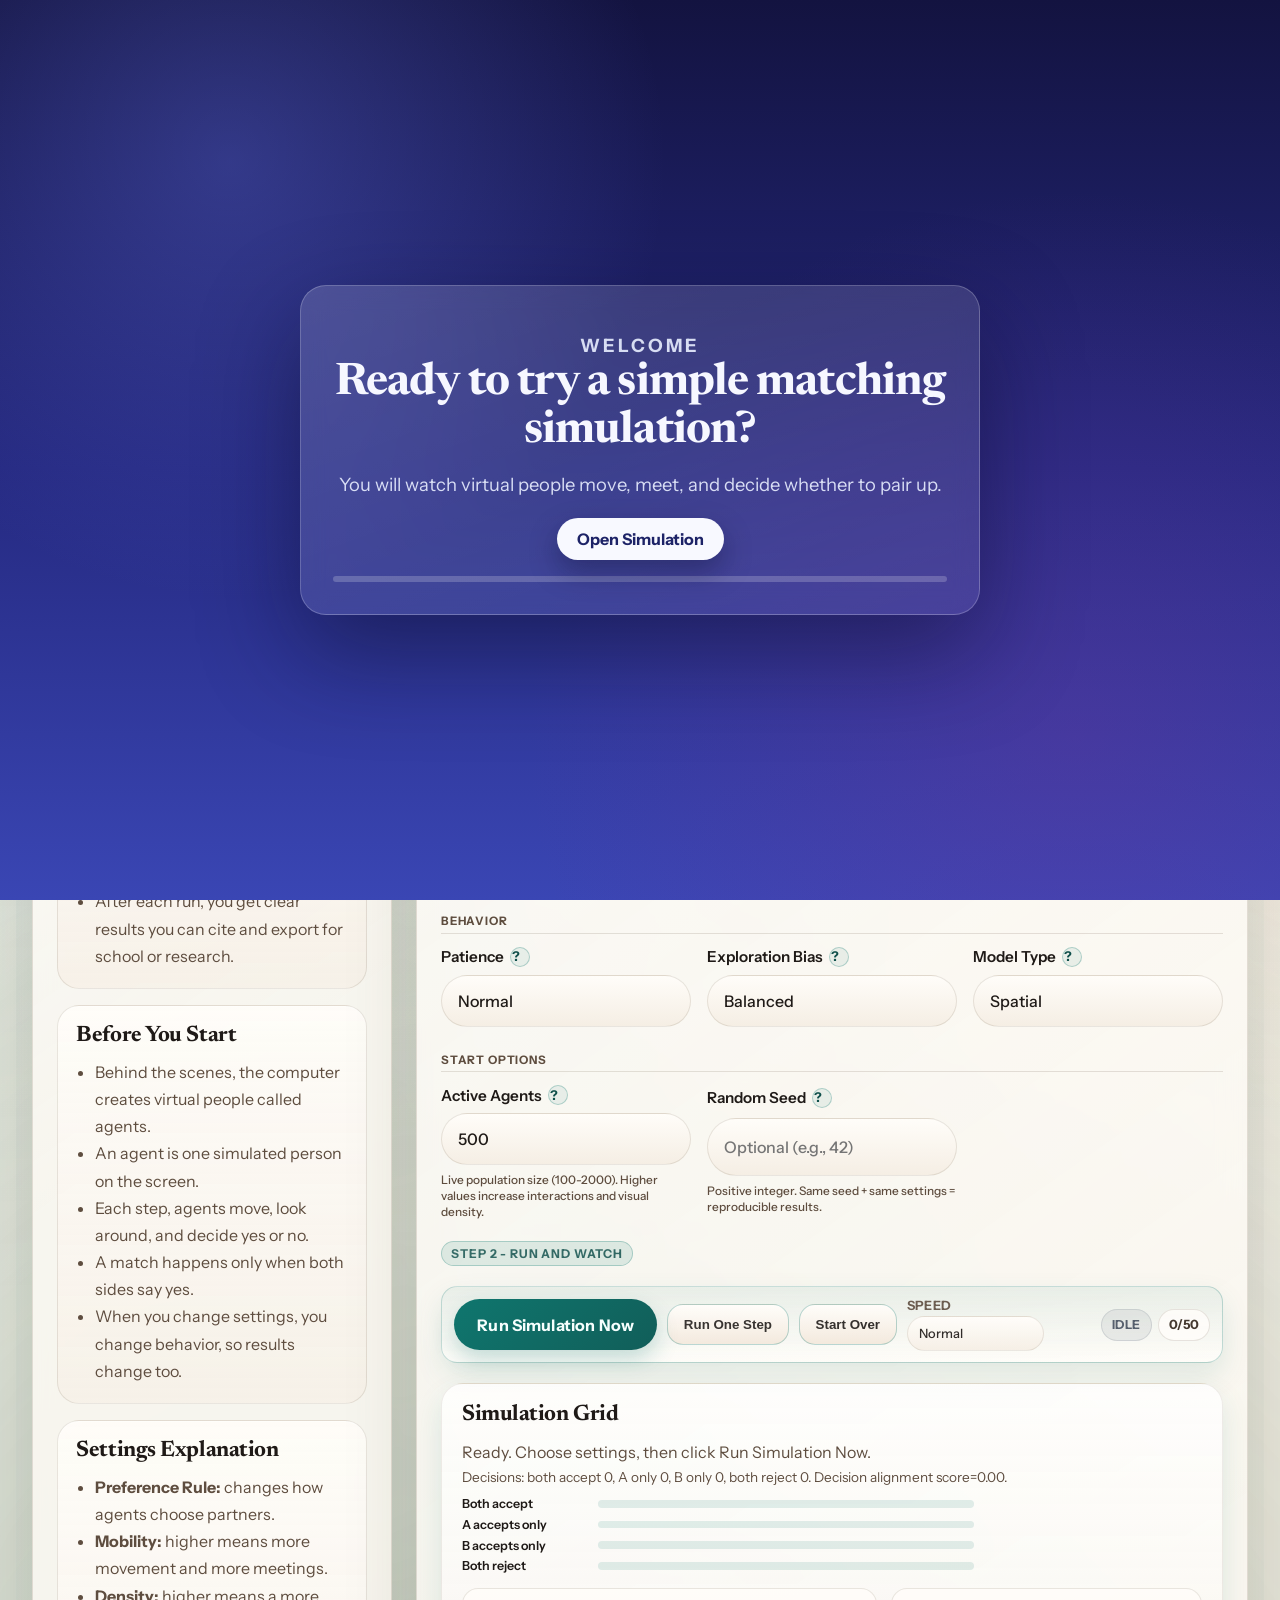
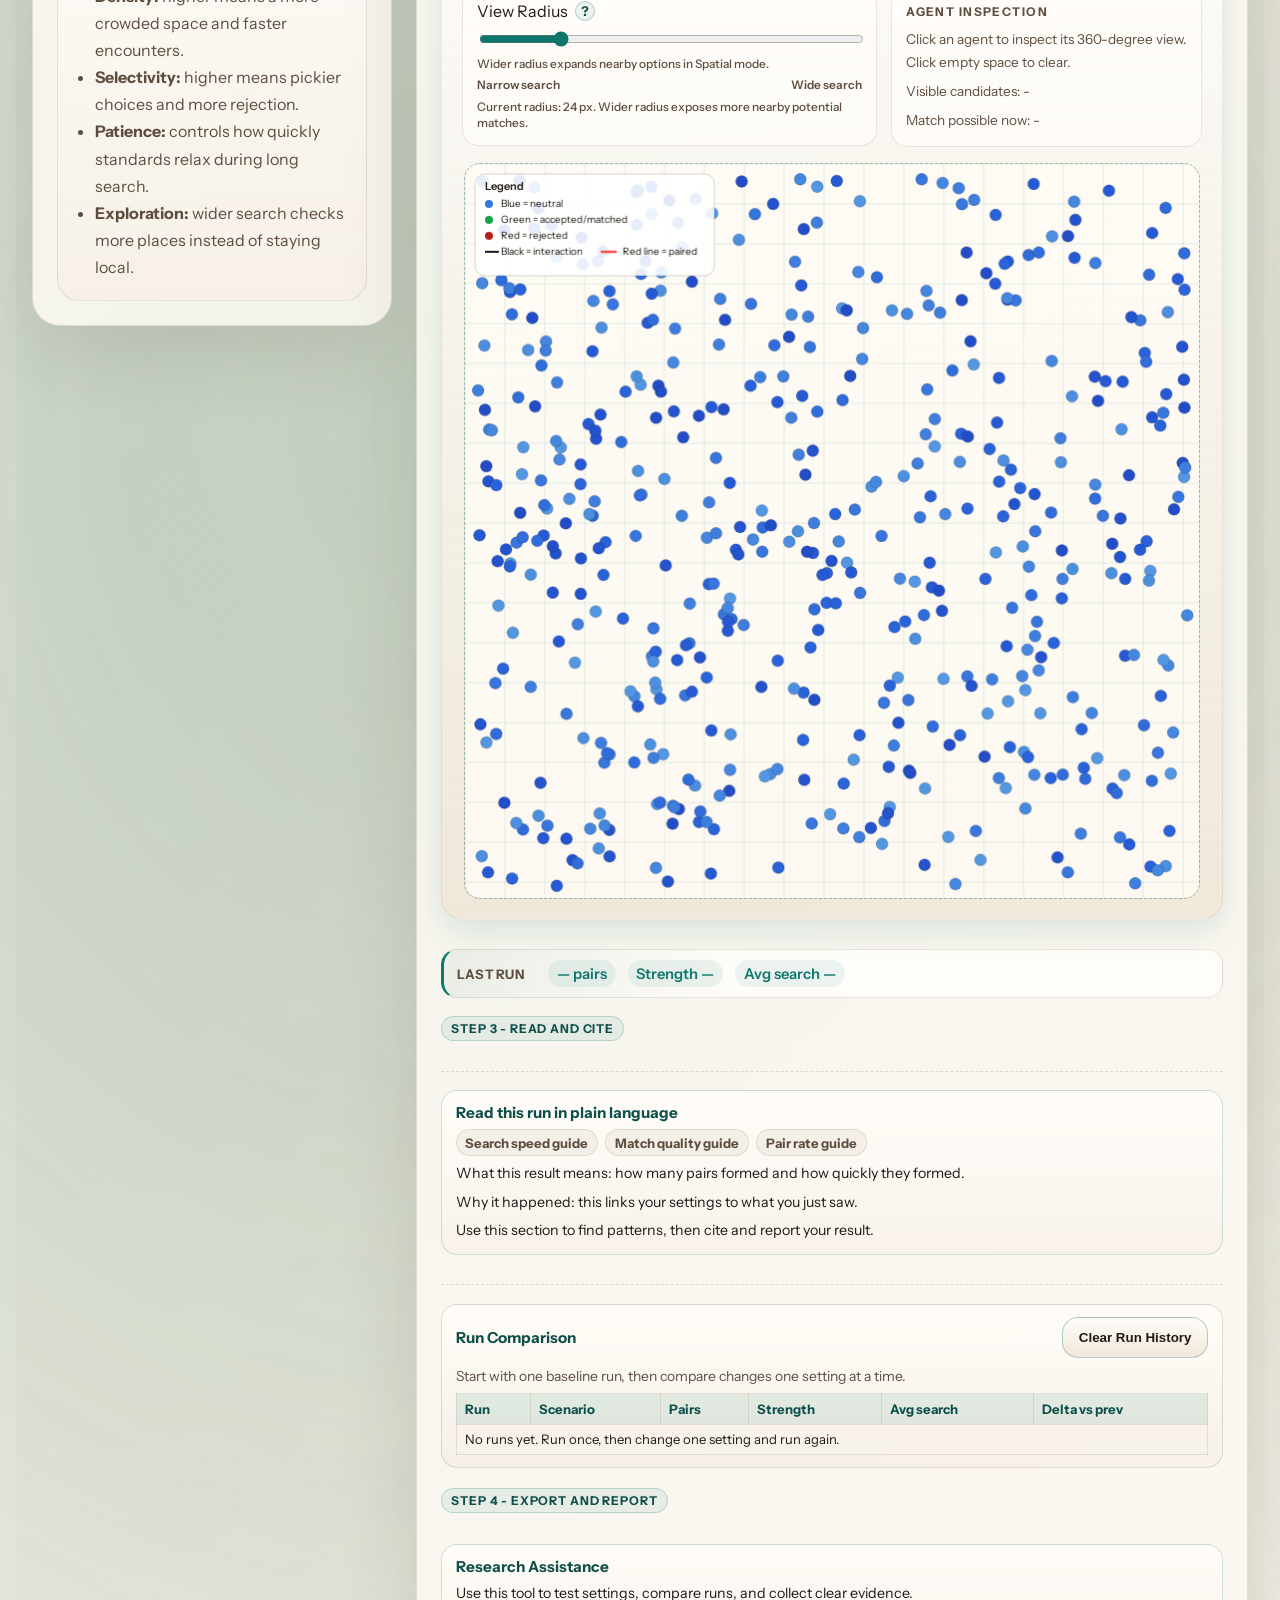
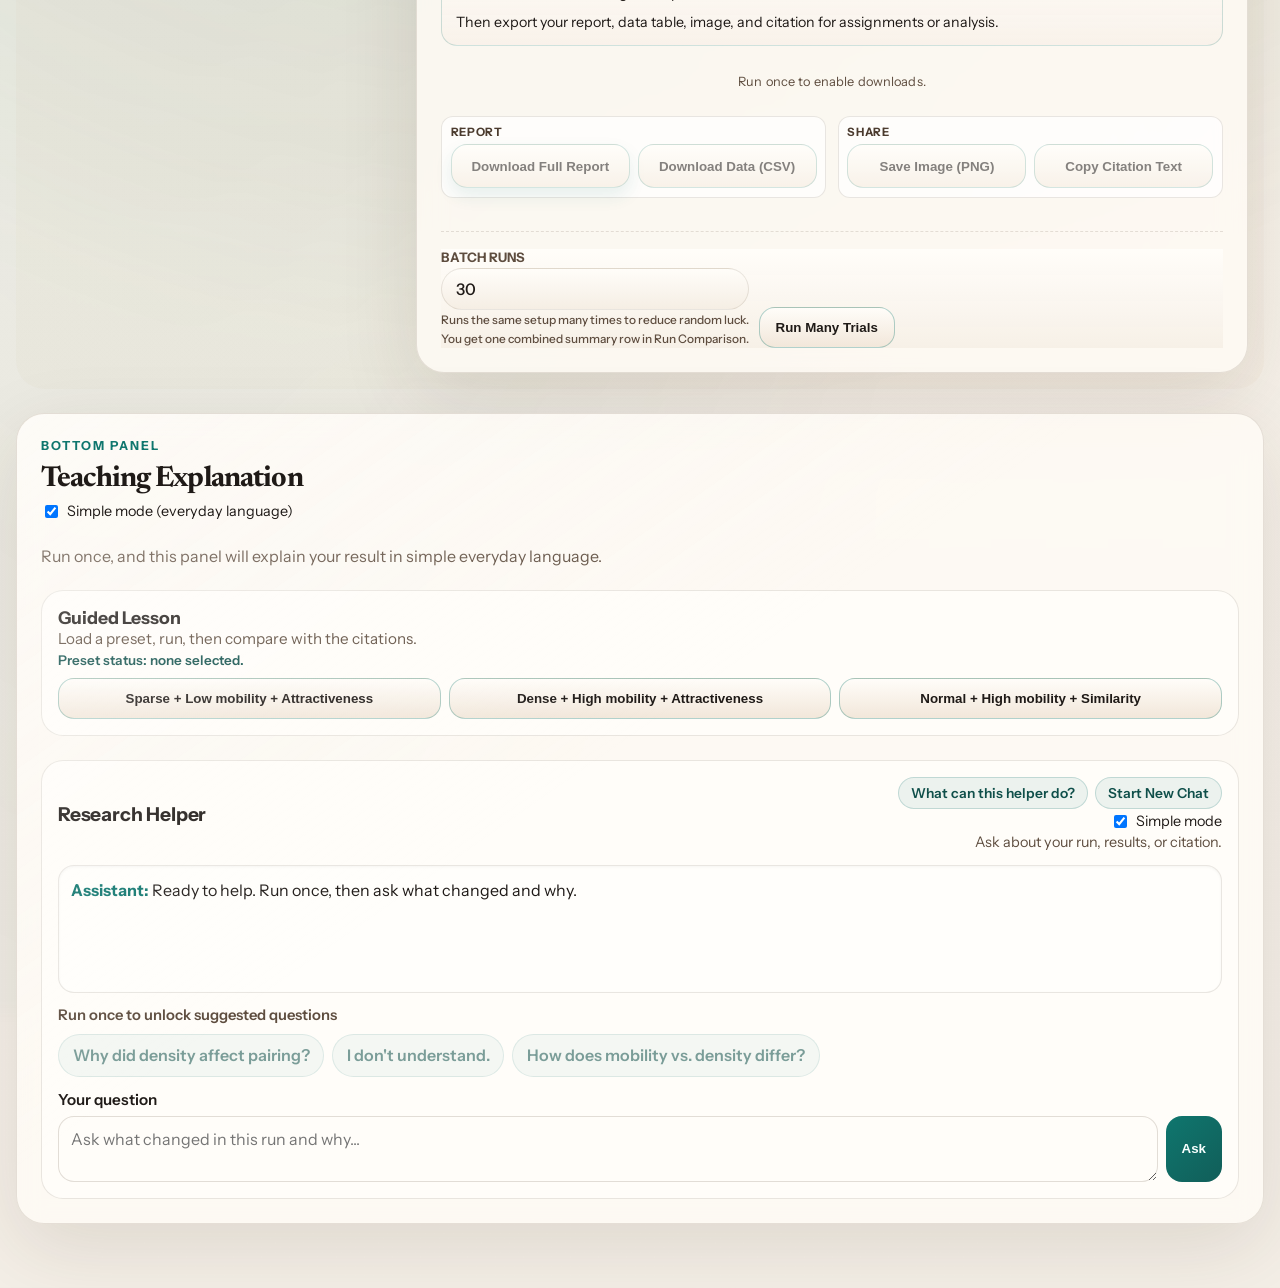
<file: index.html>
<!DOCTYPE html>
<html lang="en">
  <head>
    <meta charset="UTF-8" />
    <meta name="viewport" content="width=device-width, initial-scale=1.0" />
    <title>People Matching Simulation</title>
    <link rel="preconnect" href="https://fonts.googleapis.com" />
    <link rel="preconnect" href="https://fonts.gstatic.com" crossorigin />
    <link
      href="https://fonts.googleapis.com/css2?family=Instrument+Sans:wght@400;500;600;700&family=Newsreader:opsz,wght@6..72,500;6..72,700&display=swap"
      rel="stylesheet"
    />
    <link rel="stylesheet" href="styles.css?v=20260405" />
    <!-- Module loader for Phase A, B, C refactor -->
    <script src="constants.js"></script>
    <script src="simulation.js"></script>
    <script src="render.js"></script>
    <script src="analytics.js"></script>
    <script src="teaching-content.js"></script>
    <script src="paper-knowledge.js"></script>
    <script src="chat.js"></script>
    <script src="export.js"></script>
    <script src="ui.js"></script>
  </head>
  <body>
    <div class="intro-overlay" id="intro-overlay" role="dialog" aria-live="polite" aria-modal="true" aria-label="Welcome overlay">
      <div class="intro-card">
        <p class="intro-kicker">Welcome</p>
        <h2>Ready to try a simple matching simulation?</h2>
        <p>
          You will watch virtual people move, meet, and decide whether to pair up.
        </p>
        <button class="intro-start" id="intro-start" type="button">Open Simulation</button>
        <div class="intro-progress" aria-hidden="true"><span id="intro-progress-fill"></span></div>
      </div>
    </div>
    <div class="capability-card-modal" id="capability-card-modal" role="dialog" aria-modal="true" aria-label="Research assistant capabilities" aria-hidden="true">
      <div class="capability-card-backdrop" id="capability-card-backdrop"></div>
      <div class="capability-card">
        <div class="capability-card-header">
          <h2>About This Helper</h2>
          <button class="capability-card-close" id="capability-card-close" type="button" aria-label="Close">×</button>
        </div>
        <div class="capability-card-content">
          <section class="capability-section">
            <h3>✅ What this helper can do</h3>
            <ul>
              <li>Explain what each setting means in plain language</li>
              <li>Explain your latest run result and what likely caused it</li>
              <li>Compare your last two runs so you can see what changed</li>
              <li>Help you understand patterns in your results</li>
              <li>Give citation text you can use in a report</li>
              <li>Answer simple follow-up questions</li>
            </ul>
          </section>
          <section class="capability-section">
            <h3>❌ What this helper cannot do</h3>
            <ul>
              <li>Cover unrelated topics outside this simulation</li>
              <li>Summarize papers outside this built-in reference</li>
              <li>Recommend outside software tools</li>
              <li>Add new product features</li>
            </ul>
          </section>
          <section class="capability-section">
            <h3>💡 Tips for better results</h3>
            <ul>
              <li><strong>Run each setup more than once</strong> so random luck affects results less</li>
              <li><strong>Change one setting at a time</strong> so differences are easy to explain</li>
              <li><strong>Ask follow-up questions</strong> when a result is unclear</li>
              <li><strong>Export your report and data</strong> to use in assignments</li>
            </ul>
          </section>
        </div>
        <div class="capability-card-footer">
          <button class="secondary-button" id="capability-card-got-it" type="button">Got it, continue</button>
        </div>
      </div>
    </div>
    <div class="site-shell">
      <header class="hero">
        <div class="hero-top">
          <p class="eyebrow">Interactive Learning Tool</p>
          <div class="hero-actions">
            <a class="pill-link outline" href="#how-to">How to use</a>
            <a class="pill-link" href="paper.html" target="_blank" rel="noopener">View Research PDF</a>
          </div>
        </div>
        <h1>People Matching Simulation</h1>
        <p class="subtitle">
          Change a few settings, run it, and see what affects matching results.
        </p>
        <div class="hero-steps" id="how-to">
          <div class="step-card">
            <strong>Step 1 - Choose Settings</strong>
            <span>Pick how people move, meet, and decide.</span>
          </div>
          <div class="step-card">
            <strong>Step 2 - Run and Watch</strong>
            <span>Click run and watch meetings, rejections, and matches.</span>
          </div>
          <div class="step-card">
            <strong>Step 3 - Read and Cite</strong>
            <span>Read what happened and copy citation text.</span>
          </div>
          <div class="step-card">
            <strong>Step 4 - Export and Report</strong>
            <span>Download report, data, and image for assignments.</span>
          </div>
        </div>
      </header>

      <main class="content-stack">
        <section class="workspace-grid" aria-label="Main teaching interface">
          <aside class="panel panel-overview">
            <div class="panel-header">
              <p class="panel-kicker">Start Here</p>
              <h2>Introduction</h2>
            </div>

            <section class="module comparison-module" aria-labelledby="intro-title">
              <h3 id="intro-title">What this website does</h3>
              <ul class="placeholder-list">
                <li>This website lets you run a simulation and watch matching happen in real time.</li>
                <li>The simulation is a simple digital world where virtual people meet and decide yes or no.</li>
                <li>Use it to learn how settings change pair results, search time, and match quality.</li>
                <li>After each run, you get clear results you can cite and export for school or research.</li>
              </ul>
            </section>

            <section class="module comparison-module" aria-labelledby="before-you-start-title">
              <h3 id="before-you-start-title">Before You Start</h3>
              <ul class="placeholder-list">
                <li>Behind the scenes, the computer creates virtual people called agents.</li>
                <li>An agent is one simulated person on the screen.</li>
                <li>Each step, agents move, look around, and decide yes or no.</li>
                <li>A match happens only when both sides say yes.</li>
                <li>When you change settings, you change behavior, so results change too.</li>
              </ul>
            </section>

            <section class="module comparison-module" aria-labelledby="settings-explainer-title">
              <h3 id="settings-explainer-title">Settings Explanation</h3>
              <ul class="placeholder-list">
                <li><strong>Preference Rule:</strong> changes how agents choose partners.</li>
                <li><strong>Mobility:</strong> higher means more movement and more meetings.</li>
                <li><strong>Density:</strong> higher means a more crowded space and faster encounters.</li>
                <li><strong>Selectivity:</strong> higher means pickier choices and more rejection.</li>
                <li><strong>Patience:</strong> controls how quickly standards relax during long search.</li>
                <li><strong>Exploration:</strong> wider search checks more places instead of staying local.</li>
              </ul>
            </section>
          </aside>

          <section class="panel panel-simulation">
            <div class="panel-header">
              <p class="panel-kicker">Interactive Experiment</p>
              <h2>Choose Your Settings</h2>
            </div>

            <p class="flow-stage flow-stage-config">Step 1 - Choose Settings</p>
            <form class="controls-grid" id="simulation-controls" aria-label="Simulation controls">
                            <p class="controls-group-label" aria-hidden="true">Main settings</p>
              <label class="control-field">
                <span class="control-label">Preference Rule
                  <span class="control-help" tabindex="0" role="button" aria-expanded="false" aria-label="Preference Rule: Attractiveness-based prefers higher-attractiveness partners; similarity-based prefers partners with similar attractiveness.">?
                    <span class="control-tooltip">Attractiveness-based prefers higher-attractiveness partners; similarity-based prefers partners with similar attractiveness.</span>
                  </span>
                </span>
                <select id="preference-rule" name="preference-rule">
                  <option>Attractiveness-based</option>
                  <option>Similarity-based</option>
                </select>
                <small class="control-hint">Attractiveness seeks higher scores; similarity seeks closer scores.</small>
              </label>

              <label class="control-field">
                <span class="control-label">Mobility Level
                  <span class="control-help" tabindex="0" role="button" aria-expanded="false" aria-label="Mobility Level: Higher mobility increases movement distance and encounter opportunities.">?
                    <span class="control-tooltip">Higher mobility increases movement distance and encounter opportunities.</span>
                  </span>
                </span>
                <select id="mobility-level" name="mobility-level">
                  <option>Low</option>
                  <option>Medium</option>
                  <option>High</option>
                </select>
              </label>

              <label class="control-field">
                <span class="control-label">Density Level
                  <span class="control-help" tabindex="0" role="button" aria-expanded="false" aria-label="Density Level: Dense settings place more agents on the grid and increase encounter rates.">?
                    <span class="control-tooltip">Dense settings place more agents on the grid and increase encounter rates.</span>
                  </span>
                </span>
                <select id="density-level" name="density-level">
                  <option>Sparse</option>
                  <option>Normal</option>
                  <option>Dense</option>
                </select>
                <small class="control-hint">Higher density usually creates more encounters and faster pairing.</small>
              </label>

              <label class="control-field">
                <span class="control-label">Selectivity
                  <span class="control-help" tabindex="0" role="button" aria-expanded="false" aria-label="Selectivity: High selectivity lowers baseline acceptance; low selectivity raises it.">?
                    <span class="control-tooltip">High selectivity lowers baseline acceptance; low selectivity raises it.</span>
                  </span>
                </span>
                <select id="selectivity-level" name="selectivity-level">
                  <option>Low</option>
                  <option selected>Medium</option>
                  <option>High</option>
                </select>
              </label>

              <p class="controls-group-label" aria-hidden="true">Behavior</p>
              <label class="control-field">
                <span class="control-label">Patience
                  <span class="control-help" tabindex="0" role="button" aria-expanded="false" aria-label="Patience: Controls how quickly acceptance relaxes with continued searching.">?
                    <span class="control-tooltip">Controls how quickly acceptance relaxes with continued searching.</span>
                  </span>
                </span>
                <select id="patience-level" name="patience-level">
                  <option>Fast</option>
                  <option selected>Normal</option>
                  <option>Slow</option>
                </select>
              </label>

              <label class="control-field">
                <span class="control-label">Exploration Bias
                  <span class="control-help" tabindex="0" role="button" aria-expanded="false" aria-label="Exploration Bias: Local keeps movement neighborhood-based; wide increases roaming range.">?
                    <span class="control-tooltip">Local keeps movement neighborhood-based; wide increases roaming range.</span>
                  </span>
                </span>
                <select id="exploration-level" name="exploration-level">
                  <option>Local</option>
                  <option selected>Balanced</option>
                  <option>Wide</option>
                </select>
              </label>

              <label class="control-field">
                <span class="control-label">Model Type
                  <span class="control-help" tabindex="0" role="button" aria-expanded="false" aria-label="Model Type: Spatial uses local movement on a grid; Non-Spatial uses random pairing from a global bag.">?
                    <span class="control-tooltip">Spatial uses local movement on a grid; Non-Spatial uses random pairing from a global bag.</span>
                  </span>
                </span>
                <select id="model-type" name="model-type">
                  <option value="Spatial" selected>Spatial</option>
                  <option value="Non-Spatial">Non-Spatial (Hamilton bag)</option>
                </select>
              </label>

              <p class="controls-group-label" aria-hidden="true">Start options</p>
              <label class="control-field">
                <span class="control-label">Active Agents
                  <span class="control-help" tabindex="0" role="button" aria-expanded="false" aria-label="Active Agents: Directly set the number of agents shown in the live simulation, independent of batch runs.">?
                    <span class="control-tooltip">Directly set the number of agents shown in the live simulation, independent of batch runs.</span>
                  </span>
                </span>
                <input id="agent-count" name="agent-count" type="number" min="100" max="2000" step="50" value="500" />
                <small class="control-hint">Live population size (100-2000). Higher values increase interactions and visual density.</small>
              </label>

              <label class="control-field">
                <span class="control-label">Random Seed
                  <span class="control-help" tabindex="0" role="button" aria-expanded="false" aria-label="Random Seed: Use the same seed to reproduce the same run trajectory and summary statistics.">?
                    <span class="control-tooltip">Use the same seed to reproduce the same run trajectory and summary statistics.</span>
                  </span>
                </span>
                <input id="random-seed" name="random-seed" type="number" min="1" step="1" placeholder="Optional (e.g., 42)" />
                <small class="control-hint">Positive integer. Same seed + same settings = reproducible results.</small>
              </label>
            </form>

            <p class="flow-stage flow-stage-run">Step 2 - Run and Watch</p>
            <div class="execution-controls primary-surface" aria-label="Simulation execution controls">
              <button class="run-button" id="run-simulation" type="button">
                Run Simulation Now
              </button>
              <button class="secondary-button" id="step-simulation" type="button">Run One Step</button>
              <button class="secondary-button" id="reset-simulation" type="button">Start Over</button>
              <label class="speed-field" for="simulation-speed">
                Speed
                <select id="simulation-speed" name="simulation-speed">
                  <option value="0.4">Slow Motion</option>
                  <option value="0.8">Slow</option>
                  <option value="1" selected>Normal</option>
                  <option value="1.8">Fast</option>
                  <option value="3">Very Fast</option>
                </select>
              </label>
              <div class="run-meta" aria-live="polite" aria-atomic="true">
                <span class="run-meta-chip run-meta-state idle" id="run-state-chip">Idle</span>
                <span class="run-meta-chip run-meta-step" id="run-step-chip">0/50</span>
              </div>
            </div>
            <section class="simulation-grid primary-surface" aria-labelledby="simulation-grid-title">
              <div class="simulation-grid-header">
                <h3 id="simulation-grid-title">Simulation Grid</h3>
                <p id="simulation-status">
                  Ready. Choose settings, then click Run Simulation Now.
                </p>
                <p class="decision-status" id="decision-status" aria-live="polite">
                  Decisions: both accept 0, A only 0, B only 0, both reject 0.
                </p>
                <div class="decision-dashboard" aria-label="Live decision dashboard">
                  <div class="decision-bar-row">
                    <span>Both accept</span>
                    <div class="decision-bar-track"><div class="decision-bar-fill" id="bar-both-accept"></div></div>
                  </div>
                  <div class="decision-bar-row">
                    <span>A accepts only</span>
                    <div class="decision-bar-track"><div class="decision-bar-fill" id="bar-a-only"></div></div>
                  </div>
                  <div class="decision-bar-row">
                    <span>B accepts only</span>
                    <div class="decision-bar-track"><div class="decision-bar-fill" id="bar-b-only"></div></div>
                  </div>
                  <div class="decision-bar-row">
                    <span>Both reject</span>
                    <div class="decision-bar-track"><div class="decision-bar-fill" id="bar-both-reject"></div></div>
                  </div>
                </div>
                <div class="visibility-lab" aria-label="Spatial visibility inspector">
                  <label class="visibility-radius-field" for="view-radius">
                    <span class="control-label">View Radius
                      <span class="control-help" tabindex="0" role="button" aria-expanded="false" aria-label="View Radius: Expands or shrinks how far a spatial agent can see nearby potential matches.">?
                        <span class="control-tooltip">Expands or shrinks how far a spatial agent can see nearby potential matches.</span>
                      </span>
                    </span>
                    <input id="view-radius" name="view-radius" type="range" min="0.7" max="2.2" step="0.1" value="1" />
                    <small class="control-hint">Wider radius expands nearby options in Spatial mode.</small>
                    <div class="range-end-labels" aria-hidden="true">
                      <span>Narrow search</span>
                      <span>Wide search</span>
                    </div>
                    <small class="control-hint" id="view-radius-effect">Current radius: 28 px in Spatial mode.</small>
                  </label>
                  <div class="inspection-card" aria-live="polite">
                    <p class="inspection-label">Agent inspection</p>
                    <p class="inspection-line" id="inspection-summary">Click an agent to inspect its 360-degree view. Click empty space to clear.</p>
                    <p class="inspection-line" id="inspection-candidates">Visible candidates: -</p>
                    <p class="inspection-line" id="inspection-outcome">Match possible now: -</p>
                  </div>
                </div>
              </div>
              <div class="simulation-grid-shell">
                <canvas
                  class="simulation-canvas"
                  id="simulation-canvas"
                  aria-label="Simulation grid canvas"
                ></canvas>
              </div>
            </section>

            <div class="run-summary" id="run-summary" aria-live="polite">
              <span class="summary-label">Last run</span>
              <span class="summary-divider" aria-hidden="true"></span>
              <span class="summary-metric" id="summary-pairs">— pairs</span>
              <span class="summary-metric" id="summary-strength">Strength —</span>
              <span class="summary-metric" id="summary-search">Avg search —</span>
            </div>
            <p class="flow-stage flow-stage-read">Step 3 - Read and Cite</p>
            <details class="mobile-collapsible mobile-collapsible-secondary" id="interpretation-collapse">
              <summary class="mobile-collapsible-summary">Step 3 - Read and Cite</summary>
              <div class="mobile-collapsible-content">
                <section class="run-interpretation secondary-surface" id="run-interpretation-panel" aria-label="Read and cite this run">
                  <h3>Read this run in plain language</h3>
                  <div class="run-interpretation-badges" aria-label="Run status badges">
                    <span class="run-badge" id="run-badge-search" tabindex="0" data-tip="Search speed guide: fast at 12 or fewer steps, moderate at 12 to 16, slow above 16.">Search speed guide</span>
                    <span class="run-badge" id="run-badge-assortment" tabindex="0" data-tip="Match quality thresholds: high at 0.35 or above, medium at 0.20 to 0.34, low below 0.20.">Match quality guide</span>
                    <span class="run-badge" id="run-badge-pair-rate" tabindex="0" data-tip="Pair-rate guide: good at 65 percent or above, warning at 40 to 64 percent, low below 40 percent.">Pair rate guide</span>
                  </div>
                  <p class="run-interpretation-line" id="run-interpretation-what">
                    What this result means: how many pairs formed and how quickly they formed.
                  </p>
                  <p class="run-interpretation-line" id="run-interpretation-why">
                    Why it happened: this links your settings to the behavior you just saw.
                  </p>
                  <p class="run-interpretation-line" id="run-interpretation-next">
                    Use this section to find patterns, then cite and report your result.
                  </p>
                </section>
              </div>
            </details>
            <details class="mobile-collapsible mobile-collapsible-tertiary" id="comparison-collapse">
              <summary class="mobile-collapsible-summary">Run comparison</summary>
              <div class="mobile-collapsible-content">
                <section class="run-comparison tertiary-surface" id="run-comparison-panel" aria-label="Run-to-run comparison">
                  <div class="run-comparison-header">
                    <h3>Run Comparison</h3>
                    <button class="secondary-button" id="clear-run-comparison" type="button">Clear Run History</button>
                  </div>
                  <p class="run-comparison-summary" id="run-comparison-summary">
                    Compare finished runs side-by-side. Change one setting at a time for clear learning.
                  </p>
                  <div class="run-comparison-table-wrap">
                    <table class="run-comparison-table" aria-label="Comparison of recent simulation runs">
                      <thead>
                        <tr>
                          <th>Run</th>
                          <th>Scenario</th>
                          <th>Pairs</th>
                          <th>Strength</th>
                          <th>Avg search</th>
                          <th>Delta vs prev</th>
                        </tr>
                      </thead>
                      <tbody id="run-comparison-body">
                        <tr>
                          <td colspan="6">No runs yet. Run once, then change one setting and run again.</td>
                        </tr>
                      </tbody>
                    </table>
                  </div>
                </section>
              </div>
            </details>
            <p class="flow-stage flow-stage-export">Step 4 - Export and Report</p>
            <section class="run-interpretation secondary-surface" aria-label="Research assistance">
              <h3>Research Assistance</h3>
              <p class="run-interpretation-line">
                Use this tool to test settings, compare runs, and collect clear evidence.
              </p>
              <p class="run-interpretation-line">
                Then export your report, data table, image, and citation for assignments or analysis.
              </p>
            </section>
            <p class="export-unlock-hint" id="export-unlock-hint" aria-live="polite">Run once to enable downloads.</p>
            <div class="export-row" aria-label="Export and share actions">
              <div class="export-group" aria-label="Report actions">
                <p class="export-group-title">Report</p>
                <div class="export-group-actions">
                  <button class="secondary-button export-button export-primary" id="preview-csv" type="button" disabled data-default-label="Download Full Report">Download Full Report</button>
                  <button class="secondary-button export-button" id="download-csv" type="button" disabled data-default-label="Download Data (CSV)">Download Data (CSV)</button>
                </div>
              </div>
              <div class="export-group" aria-label="Share actions">
                <p class="export-group-title">Share</p>
                <div class="export-group-actions">
                  <button class="secondary-button export-button" id="download-png" type="button" disabled data-default-label="Save Image (PNG)">Save Image (PNG)</button>
                  <button class="secondary-button export-button" id="copy-citation" type="button" disabled data-default-label="Copy Citation Text">Copy Citation Text</button>
                </div>
              </div>
            </div>
            <details class="mobile-collapsible mobile-collapsible-tertiary" id="batch-collapse">
              <summary class="mobile-collapsible-summary">Many Trials (Optional)</summary>
              <div class="mobile-collapsible-content">
                <div class="batch-tools tertiary-surface" aria-label="Many-trials controls">
                  <label class="batch-field" for="batch-run-count">
                    <span>Batch runs</span>
                    <select id="batch-run-count" name="batch-run-count">
                      <option>10</option>
                      <option selected>30</option>
                      <option>50</option>
                      <option>100</option>
                    </select>
                    <small class="control-hint">Runs the same setup many times to reduce random luck.</small>
                    <small class="control-hint">You get one combined summary row in Run Comparison.</small>
                  </label>
                  <button class="secondary-button" id="run-batch" type="button">Run Many Trials</button>
                </div>
                <div class="batch-progress" id="batch-progress" aria-live="polite" aria-hidden="true">
                  <div class="batch-progress-header">
                    <p class="batch-progress-title" id="batch-progress-label">Many-trials progress</p>
                    <span class="batch-progress-count" id="batch-progress-count">0/0</span>
                  </div>
                  <p class="batch-progress-phase" id="batch-progress-phase">Preparing repeated runs...</p>
                  <div class="batch-progress-bar" role="progressbar" aria-label="Many-trials progress">
                    <span class="batch-progress-fill" id="batch-progress-fill"></span>
                  </div>
                  <p class="batch-progress-eta" id="batch-progress-eta">Elapsed 0.0s</p>
                  <div class="batch-progress-live-grid">
                    <p id="batch-progress-interactions">Interactions seen: -</p>
                    <p id="batch-progress-pairs">Average pairs so far: -</p>
                    <p id="batch-progress-strength">Average quality so far: -</p>
                    <p id="batch-progress-search">Average search time so far: -</p>
                  </div>
                  <div class="batch-representative" aria-live="polite">
                    <p class="batch-representative-title">Statistical average field</p>
                    <p class="batch-representative-note" id="batch-snapshot-note">
                      Cell-wise average across sampled runs. Color shows matched-rate; opacity shows relative occupancy.
                    </p>
                    <div class="batch-field-controls" aria-label="Average field controls">
                      <label for="batch-field-view-mode">View
                        <select id="batch-field-view-mode" name="batch-field-view-mode">
                          <option value="2d" selected>2D</option>
                          <option value="3d">3D (fixed iso)</option>
                        </select>
                      </label>
                      <span class="batch-quality-lock" aria-label="Batch render quality">Quality: Detailed</span>
                      <button class="secondary-button batch-field-reset" id="batch-field-reset-view" type="button">Reset</button>
                      <details class="batch-advanced-controls">
                        <summary>Advanced controls</summary>
                        <div class="batch-advanced-grid">
                          <label for="batch-visual-pace">Batch pace
                            <select id="batch-visual-pace" name="batch-visual-pace">
                              <option value="normal" selected>Normal</option>
                              <option value="slow">Slow motion</option>
                              <option value="very-slow">Very slow</option>
                            </select>
                          </label>
                          <label for="batch-field-tilt" class="batch-field-tilt-label">3D yaw
                            <input id="batch-field-tilt" type="range" min="-20" max="20" step="1" value="0" />
                          </label>
                        </div>
                      </details>
                    </div>
                    <div class="batch-key-findings" id="batch-key-findings" aria-live="polite" aria-hidden="true">
                      <p class="batch-key-title">Key findings</p>
                      <div class="batch-key-grid">
                        <p id="batch-key-hotspot">Top hotspot: -</p>
                        <p id="batch-key-match-rate">Mean matched-rate: -</p>
                        <p id="batch-key-delta">Spatial vs non-spatial delta: -</p>
                      </div>
                    </div>
                    <canvas id="batch-snapshot-canvas" width="320" height="180" aria-label="Statistical average field across sampled runs"></canvas>
                    <div class="chart-hover-tip" id="batch-field-tooltip" aria-hidden="true"></div>
                  </div>
                  <div class="batch-heatmap" aria-live="polite">
                    <p class="batch-heatmap-title">Batch pairing hotspot heatmap (statistical)</p>
                    <p class="batch-heatmap-note" id="batch-heatmap-note">
                      Aggregated across sampled runs. Brighter cells indicate where pair formation concentrates.
                    </p>
                    <canvas id="batch-heatmap-canvas" width="320" height="180" aria-label="Batch pairing hotspot heatmap across sampled runs"></canvas>
                    <div class="chart-hover-tip" id="batch-heatmap-tooltip" aria-hidden="true"></div>
                  </div>
                  <div class="batch-heatmap" aria-live="polite">
                    <p class="batch-heatmap-title">Batch pair attractiveness heatmap (statistical)</p>
                    <p class="batch-heatmap-note" id="batch-attractiveness-heatmap-note">
                      Aggregated across sampled runs. Brighter cells indicate which attractiveness combinations matched most often.
                    </p>
                    <canvas id="batch-attractiveness-heatmap-canvas" width="320" height="180" aria-label="Batch pair attractiveness heatmap across sampled runs"></canvas>
                    <div class="chart-hover-tip" id="batch-attractiveness-heatmap-tooltip" aria-hidden="true"></div>
                  </div>
                </div>
                <div class="batch-summary" id="batch-summary" aria-live="polite"></div>
              </div>
            </details>
            <section class="csv-preview" id="csv-preview" aria-label="Run summary CSV preview">
              <div class="csv-preview-header">
                <h3>Run Summary Report</h3>
                <p>Simple explanation of your latest run and what to report.</p>
              </div>

              <article class="report-section" aria-labelledby="preview-introduction-title">
                <h4 id="preview-introduction-title">Introduction</h4>
                <p id="preview-intro-text">
                  Run once, then open this report to read and export your results.
                </p>
              </article>

              <div class="preview-kpis" aria-label="Run highlights">
                <div class="preview-kpi-card">
                  <span class="preview-kpi-label">Pairs</span>
                  <strong id="preview-kpi-pairs">-</strong>
                </div>
                <div class="preview-kpi-card">
                  <span class="preview-kpi-label">Matching Strength</span>
                  <strong id="preview-kpi-strength">-</strong>
                </div>
                <div class="preview-kpi-card">
                  <span class="preview-kpi-label">Avg Search Steps</span>
                  <strong id="preview-kpi-search">-</strong>
                </div>
              </div>

              <article class="report-section" aria-labelledby="preview-body-title">
                <h4 id="preview-body-title">Body</h4>
                <p id="preview-body-text">
                  This section summarizes how your control settings interacted with observed outcomes.
                </p>
              </article>

              <div class="preview-chart-grid">
                <figure class="preview-chart-card">
                  <figcaption>Run Metrics Overview</figcaption>
                  <canvas id="preview-metrics-chart" width="440" height="240" aria-label="Chart of pairs, matching strength, and average search"></canvas>
                  <p class="preview-chart-insight" id="preview-metrics-insight">
                    Insight: This chart compares pair count, match quality, and search time.
                  </p>
                  <details class="calc-details">
                    <summary>Show calculation data</summary>
                    <div id="calc-metrics"><em>Run a simulation to see values.</em></div>
                  </details>
                </figure>
                <figure class="preview-chart-card">
                  <figcaption>Pair Difference Distribution</figcaption>
                  <canvas id="preview-difference-chart" width="440" height="240" aria-label="Chart of attractiveness differences across formed pairs"></canvas>
                  <p class="preview-chart-insight" id="preview-difference-insight">
                    Insight: This chart shows how similar matched partners were.
                  </p>
                  <details class="calc-details">
                    <summary>Show calculation data</summary>
                    <div id="calc-difference"><em>Run a simulation to see values.</em></div>
                  </details>
                </figure>
                <figure class="preview-chart-card">
                  <figcaption>Intrapair Attractiveness Correlation (Smaldino &amp; Schank 2012)</figcaption>
                  <canvas id="preview-correlation-chart" width="440" height="240" aria-label="Scatter plot of partner A vs partner B attractiveness with final Pearson r"></canvas>
                  <p class="preview-chart-insight" id="preview-correlation-insight">
                    Insight: This chart updates the cumulative correlation after each new pair.
                  </p>
                  <details class="calc-details">
                    <summary>Show calculation data</summary>
                    <div id="calc-correlation"><em>Run a simulation to see values.</em></div>
                  </details>
                </figure>
                <figure class="preview-chart-card">
                  <figcaption>Pair Attractiveness Heatmap</figcaption>
                  <canvas id="preview-attractiveness-heatmap" width="440" height="240" aria-label="Heatmap of pair attractiveness combinations"></canvas>
                  <div class="chart-hover-tip" id="preview-attractiveness-tooltip" aria-hidden="true"></div>
                  <p class="preview-chart-insight" id="preview-attractiveness-insight">
                    Insight: This heatmap shows where pair formation concentrates across attractiveness combinations.
                  </p>
                </figure>
              </div>

              <section class="report-section" aria-labelledby="research-graphs-title">
                <h4 id="research-graphs-title">Research Comparison Charts</h4>
                <p>
                  These charts compare how matching changes under different rule and movement setups.
                </p>
                <div class="research-graph-grid">
                  <figure class="research-graph-card">
                    <figcaption>Figure 5: Partner Similarity Score</figcaption>
                    <canvas class="research-graph-frame" id="recreated-figure5-chart" aria-label="Recreated figure 5 inter-pair correlation chart"></canvas>
                    <p class="preview-chart-insight" id="recreated-figure5-insight">
                      Insight: Correlation insight will update after each run.
                    </p>
                    <details class="calc-details">
                      <summary>Show calculation data</summary>
                      <div id="calc-figure5"><em>Run batch analytics to see values.</em></div>
                    </details>
                  </figure>
                  <figure class="research-graph-card">
                    <figcaption>Figure 6: Average Time to Match</figcaption>
                    <canvas class="research-graph-frame" id="recreated-figure6-chart" aria-label="Recreated figure 6 mean date to mate chart"></canvas>
                    <p class="preview-chart-insight" id="recreated-figure6-insight">
                      Insight: Time-to-mate insight will update after each run.
                    </p>
                    <details class="calc-details">
                      <summary>Show calculation data</summary>
                      <div id="calc-figure6"><em>Run batch analytics to see values.</em></div>
                    </details>
                  </figure>
                  <figure class="research-graph-card">
                    <figcaption>Figure 7: Early Match Speed</figcaption>
                    <canvas class="research-graph-frame" id="recreated-figure7-chart" aria-label="Recreated figure 7 mating hazard chart"></canvas>
                    <p class="preview-chart-insight" id="recreated-figure7-insight">
                      Insight: Early-hazard insight will update after each run.
                    </p>
                    <details class="calc-details">
                      <summary>Show calculation data</summary>
                      <div id="calc-figure7"><em>Run batch analytics to see values.</em></div>
                    </details>
                  </figure>
                </div>
              </section>

              <section class="report-section" aria-labelledby="rule-analytics-title">
                <h4 id="rule-analytics-title">Rule Comparison Table</h4>
                <div class="rule-copy-layout">
                  <section class="rule-copy-block" aria-label="Metric definitions">
                    <h5>What these columns mean</h5>
                    <ul class="rule-copy-list">
                      <li><span class="metric-token">r</span> Partner similarity score: higher means matched pairs are more similar.</li>
                      <li><span class="metric-token">t_m</span> Average time to match: lower means matching happened sooner.</li>
                      <li><span class="metric-token">h(t)</span> Match speed at each step: shows how quickly new matches appeared.</li>
                    </ul>
                    <p id="rule-analytics-definitions" class="rule-copy-meta">
                      Each row shows averages from repeated runs. Tighter ranges mean more stable results.
                    </p>
                  </section>
                  <section class="rule-copy-block" aria-label="Code guide">
                    <h5>Code guide</h5>
                    <ul class="rule-copy-list">
                      <li>R1 = Attractiveness-based choice</li>
                      <li>R2 = Similarity-based choice</li>
                      <li>NS = local search, ZZ = balanced search, BR = wide search</li>
                    </ul>
                    <p id="rule-code-explainer" class="rule-copy-meta">
                      Selected now: all six codes.
                    </p>
                  </section>
                </div>
                <div class="rule-analytics-table-wrap">
                  <table class="rule-analytics-table" aria-label="Rule analytics comparison">
                    <thead>
                      <tr>
                        <th>Rule</th>
                        <th>Movement</th>
                        <th>Partner similarity (r, range)</th>
                        <th>Average time to match (range)</th>
                        <th>Average match speed (range)</th>
                      </tr>
                    </thead>
                    <tbody id="rule-analytics-body">
                      <tr>
                        <td colspan="5">Run preview to compute analytics.</td>
                      </tr>
                    </tbody>
                  </table>
                </div>
                <figure class="preview-chart-card rule-hazard-card">
                  <figcaption>Match Speed Comparison (R1/R2 x NS/ZZ/BR)</figcaption>
                  <div class="hazard-explorer-controls" aria-label="Hazard chart controls">
                    <label class="hazard-control-field" for="hazard-chart-mode">
                      Chart mode
                      <select id="hazard-chart-mode">
                        <option value="line" selected>Line</option>
                        <option value="step">Step</option>
                        <option value="cumulative">Cumulative</option>
                      </select>
                    </label>
                    <div class="hazard-toggle-actions">
                      <button class="secondary-button" id="hazard-select-all" type="button">Show all</button>
                      <button class="secondary-button" id="hazard-clear-all" type="button">Clear all</button>
                      <label class="hazard-auto-top2-toggle" for="hazard-auto-top2">
                        <input id="hazard-auto-top2" type="checkbox" />
                        Auto-highlight top divergent
                      </label>
                      <label class="hazard-topn-control" for="hazard-auto-topn">
                        Count
                        <select id="hazard-auto-topn">
                          <option selected>2</option>
                          <option>3</option>
                          <option>4</option>
                        </select>
                      </label>
                    </div>
                    <div class="hazard-series-toggles" id="hazard-series-toggles"></div>
                  </div>
                  <canvas id="rule-hazard-chart" width="640" height="260" aria-label="Match speed comparison across rules and movement modes"></canvas>
                  <div class="chart-hover-tip" id="rule-hazard-tooltip" aria-hidden="true"></div>
                  <p class="preview-chart-insight" id="rule-hazard-insight">
                    Insight: This chart shows how quickly new matches formed at each step.
                  </p>
                  <p class="preview-chart-insight" id="hazard-dynamic-explainer">
                    Dynamic explainer: select rule codes to compare fewer lines for clearer interpretation.
                  </p>
                  <details class="calc-details">
                    <summary>Show calculation data</summary>
                    <div id="calc-hazard"><em>Run batch analytics to see values.</em></div>
                  </details>
                </figure>
                <figure class="preview-chart-card rule-hazard-card">
                  <figcaption>Early Match Speed Zoom (steps 1-15)</figcaption>
                  <canvas id="rule-hazard-zoom-chart" width="640" height="260" aria-label="Early-phase hazard zoom"></canvas>
                  <div class="chart-hover-tip" id="rule-hazard-zoom-tooltip" aria-hidden="true"></div>
                  <details class="calc-details">
                    <summary>Show calculation data</summary>
                    <div id="calc-hazard-zoom"><em>Run batch analytics to see values.</em></div>
                  </details>
                </figure>
              </section>

              <article class="report-section" aria-labelledby="preview-conclusion-title">
                <h4 id="preview-conclusion-title">Conclusion</h4>
                <p id="preview-conclusion-text">
                  The conclusion synthesizes what this run suggests about encounter constraints and matching patterns.
                </p>
              </article>

              <details class="preview-raw-csv">
                <summary>View raw CSV</summary>
                <pre id="csv-preview-content"></pre>
              </details>
            </section>

          </section>
        </section>

          <section class="panel panel-teaching">
            <div class="panel-header">
              <p class="panel-kicker">Bottom Panel</p>
              <h2>Teaching Explanation</h2>
              <label class="teaching-toggle-label">
                <input type="checkbox" id="teaching-simple-toggle" />
                Simple mode (everyday language)
              </label>
            </div>
          <p class="teaching-copy" id="teaching-explanation">
            Placeholder paragraph for explaining how these two models differ,
            what students should notice in the comparison, and how simulated
            outcomes connect back to the theory.
          </p>
          <section class="lesson-guide" aria-label="Guided lesson prompts">
            <div class="lesson-header">
              <h3>Guided Lesson</h3>
              <p class="lesson-subtitle">Load a preset, run, then compare with the citations.</p>
              <p class="lesson-status" id="lesson-preset-status">Preset status: none selected.</p>
            </div>
            <div class="lesson-buttons">
              <button class="secondary-button" type="button" data-preset="sparse-low-attractiveness">Sparse + Low mobility + Attractiveness</button>
              <button class="secondary-button" type="button" data-preset="dense-high-attractiveness">Dense + High mobility + Attractiveness</button>
              <button class="secondary-button" type="button" data-preset="normal-high-similarity">Normal + High mobility + Similarity</button>
            </div>
          </section>
          <section class="chat-assistant" aria-label="Research chat assistant">
            <div class="chat-header">
              <h3>Research Helper</h3>
              <div class="chat-controls">
                <div class="chat-action-row">
                  <button class="chat-utility-button" id="chat-capabilities" type="button">What can this helper do?</button>
                  <button class="chat-utility-button" id="chat-reset" type="button">Start New Chat</button>
                </div>
                <label class="chat-toggle-label">
                  <input type="checkbox" id="chat-simple-toggle" />
                  Simple mode
                </label>
                <p class="chat-subtitle">Ask about your run, results, or citation.</p>
              </div>
            </div>
            <div class="chat-log" id="chat-log" aria-live="polite"></div>
            <div class="chat-suggestions" id="chat-suggestions" aria-label="Suggested insight questions"></div>
            <form class="chat-form" id="chat-form">
              <label class="chat-label" for="chat-input">Your question</label>
              <div class="chat-input-row">
                <textarea id="chat-input" rows="2" placeholder="Ask what changed in this run and why..."></textarea>
                <button type="submit" class="chat-send">Ask</button>
              </div>
            </form>
          </section>
        </section>
      </main>
    </div>
    <div class="report-builder-modal" id="report-builder-modal" aria-hidden="true" role="dialog" aria-modal="true" aria-label="Report builder">
      <div class="report-builder-backdrop" id="report-builder-close-backdrop"></div>
      <section class="report-builder-sheet" aria-labelledby="report-builder-title">
        <div class="report-builder-header">
          <h3 id="report-builder-title">Build Report</h3>
          <button class="secondary-button report-builder-close" id="report-builder-close" type="button">Close</button>
        </div>
        <p class="report-builder-subtitle">
          Choose what to include, then download a clear report you can use in class or analysis.
        </p>
        <p class="report-builder-selection-summary" id="report-builder-selection-summary" aria-live="polite">
          7 sections selected • 7 figures selected
        </p>
        <form class="report-builder-form" id="report-builder-form">
          <label class="report-field" for="report-scope">
            <span>What data to include</span>
            <select id="report-scope" name="report-scope">
              <option value="latest-run" selected>Latest simulation run</option>
              <option value="latest-batch">Latest batch experiment</option>
              <option value="history">Recent run history</option>
              <option value="all">All available session outputs</option>
            </select>
          </label>
          <label class="report-field" for="report-format">
            <span>Format</span>
            <select id="report-format" name="report-format">
              <option value="html" selected>Styled HTML report</option>
              <option value="md">Markdown report</option>
            </select>
          </label>
          <fieldset class="report-sections">
            <legend>Include sections</legend>
            <div class="report-picker-actions" role="group" aria-label="Section selection shortcuts">
              <button type="button" class="report-picker-action" id="report-sections-all">All sections</button>
              <button type="button" class="report-picker-action" id="report-sections-none">None</button>
            </div>
            <p class="report-scope-hint is-hidden" id="report-section-scope-hint" aria-live="polite">All sections are available for this scope.</p>
            <label><input type="checkbox" name="report-section" value="settings" checked /> Simulation settings</label>
            <label><input type="checkbox" name="report-section" value="latest-metrics" checked /> Latest run results</label>
            <label><input type="checkbox" name="report-section" value="batch-stats" checked /> Many-trials averages and ranges</label>
            <label><input type="checkbox" name="report-section" value="comparison" checked /> Run comparison history</label>
            <label><input type="checkbox" name="report-section" value="findings" checked /> Key findings and interpretation</label>
            <label><input type="checkbox" name="report-section" value="citation" checked /> Citation text</label>
            <label><input type="checkbox" name="report-section" value="repro" checked /> Run details (time and settings)</label>
          </fieldset>
          <fieldset class="report-charts">
            <legend>Include figures</legend>
            <div class="report-picker-actions" role="group" aria-label="Figure selection shortcuts">
              <button type="button" class="report-picker-action" id="report-figures-all">All figures</button>
              <button type="button" class="report-picker-action" id="report-figures-none">None</button>
            </div>
            <label><input type="checkbox" name="report-chart" value="chart-metrics-bar" checked /> Fig 1 — Run metrics bar chart</label>
            <label><input type="checkbox" name="report-chart" value="chart-strength-trend" checked /> Fig 2 — Matching strength trend</label>
            <label><input type="checkbox" name="report-chart" value="chart-correlation" checked /> Fig 3 — Pairs vs Strength scatter (correlation)</label>
            <label><input type="checkbox" name="report-chart" value="chart-batch-ci" checked /> Fig 4 — Many-trials range bars</label>
            <label><input type="checkbox" name="report-chart" value="chart-grid-snapshot" checked /> Fig 5 — Simulation grid snapshot</label>
            <label><input type="checkbox" name="report-chart" value="chart-heatmap-snapshot" checked /> Fig 6 — Batch pairing heatmap snapshot</label>
            <label><input type="checkbox" name="report-chart" value="chart-3d-snapshot" checked /> Fig 7 — Batch 3D / field view snapshot</label>
          </fieldset>
          <div class="report-builder-actions">
            <button class="secondary-button" id="report-builder-preview" type="button">Preview Report</button>
            <button class="secondary-button export-primary" id="report-builder-download" type="submit">Build and Download Report</button>
          </div>
        </form>
      </section>
    </div>
    <div class="report-preview-modal" id="report-preview-modal" aria-hidden="true" role="dialog" aria-modal="true" aria-label="Report preview">
      <div class="report-preview-backdrop" id="report-preview-close-backdrop"></div>
      <section class="report-preview-sheet" aria-labelledby="report-preview-title">
        <div class="report-preview-header">
          <h3 id="report-preview-title">Report Preview</h3>
          <div class="report-preview-actions">
            <button class="secondary-button" id="report-preview-download" type="button">Download</button>
            <button class="secondary-button" id="report-preview-close" type="button">Close</button>
          </div>
        </div>
        <iframe id="report-preview-frame" title="Report preview frame"></iframe>
      </section>
    </div>
    <script src="app-main.js?v=20260405"></script>
    <script src="script.js?v=20260405"></script>
    <script>
      (function () {
        function setupIntroOverlay() {
          const overlay = document.getElementById('intro-overlay');
          const startButton = document.getElementById('intro-start');
          const progress = document.getElementById('intro-progress-fill');
          if (!overlay || !startButton || !progress) return;

          const seenKey = 'mateChoiceIntroSeen';
          const alreadySeen = sessionStorage.getItem(seenKey) === '1';
          if (alreadySeen) {
            overlay.remove();
            return;
          }

          document.body.classList.add('intro-open');
          progress.style.animation = 'introCountDown 5s linear forwards';

          let dismissed = false;
          let closeTimer = null;

          function dismissIntro() {
            if (dismissed) return;
            dismissed = true;
            sessionStorage.setItem(seenKey, '1');
            document.body.classList.remove('intro-open');
            overlay.classList.add('intro-overlay-closing');
            closeTimer = setTimeout(function () {
              overlay.remove();
            }, 420);
          }

          startButton.addEventListener('click', dismissIntro);
          overlay.addEventListener('click', function (e) {
            if (e.target === overlay) dismissIntro();
          });
          document.addEventListener('keydown', function (e) {
            if (e.key === 'Escape') dismissIntro();
          });

          setTimeout(dismissIntro, 5000);
          window.addEventListener('beforeunload', function () {
            if (closeTimer) clearTimeout(closeTimer);
          });
        }

        function attachDepthEffect(selector, xVar, yVar) {
          const el = document.querySelector(selector);
          if (!el) return;
          const clampPercent = function (value, min, max) {
            return Math.max(min, Math.min(max, value));
          };
          el.addEventListener('mousemove', function (e) {
            const rect = el.getBoundingClientRect();
            const rawX = ((e.clientX - rect.left) / rect.width) * 100;
            const rawY = ((e.clientY - rect.top) / rect.height) * 100;
            const boundedX = clampPercent(rawX, 8, 92);
            const boundedY = clampPercent(rawY, 8, 92);
            el.style.setProperty(xVar, boundedX.toFixed(1) + '%');
            el.style.setProperty(yVar, boundedY.toFixed(1) + '%');
          });
          el.addEventListener('mouseleave', function () {
            el.style.setProperty(xVar, '50%');
            el.style.setProperty(yVar, '50%');
          });
        }
        setupIntroOverlay();
        attachDepthEffect('.hero', '--mx', '--my');
        attachDepthEffect('.workspace-grid', '--wx', '--wy');
      })();
    </script>
  </body>
</html>
</file>
<file: styles.css>
:root {
  --bg: #f4efe7;
  --bg-accent: #e8dcc6;
  --surface: rgba(255, 252, 246, 0.82);
  --surface-strong: #fffdf9;
  --border: rgba(79, 57, 36, 0.14);
  --text: #1f1a17;
  --muted: #5e4d3f;
  --accent: #0f766e;
  --accent-soft: rgba(15, 118, 110, 0.1);
  --shadow: 0 24px 80px rgba(66, 45, 23, 0.12);
  --radius-xl: 28px;
  --radius-lg: 22px;
  --radius-md: 16px;
}

*,
*::before,
*::after {
  box-sizing: border-box;
}

html {
  font-size: 16px;
}

body {
  margin: 0;
  min-height: 100vh;
  font-family: "Instrument Sans", sans-serif;
  color: var(--text);
  background:
    radial-gradient(circle at top left, rgba(15, 118, 110, 0.12), transparent 28%),
    radial-gradient(circle at top right, rgba(185, 130, 54, 0.18), transparent 24%),
    linear-gradient(180deg, #f7f2ea 0%, var(--bg) 100%);
}

body::before {
  content: "";
  position: fixed;
  inset: 0;
  pointer-events: none;
  background-image:
    linear-gradient(rgba(79, 57, 36, 0.04) 1px, transparent 1px),
    linear-gradient(90deg, rgba(79, 57, 36, 0.04) 1px, transparent 1px);
  background-size: 32px 32px;
  mask-image: linear-gradient(180deg, rgba(0, 0, 0, 0.5), transparent 85%);
}

body.intro-open {
  overflow: hidden;
}

.intro-overlay {
  position: fixed;
  inset: 0;
  z-index: 1200;
  display: grid;
  place-items: center;
  padding: 1rem;
  background:
    radial-gradient(circle at 18% 18%, rgba(112, 128, 255, 0.3) 0%, transparent 34%),
    radial-gradient(circle at 84% 82%, rgba(108, 53, 157, 0.34) 0%, transparent 42%),
    linear-gradient(180deg, #131340 0%, #252980 52%, #3a46b4 100%);
  animation: introOverlayIn 380ms ease-out both;
}

.intro-overlay-closing {
  animation: introOverlayOut 420ms ease-in forwards;
}

.intro-card {
  width: min(680px, calc(100% - 1rem));
  border-radius: 26px;
  padding: clamp(1.2rem, 2.6vw, 2rem);
  color: #f6f7ff;
  text-align: center;
  border: 1px solid rgba(255, 255, 255, 0.22);
  background: linear-gradient(160deg, rgba(255, 255, 255, 0.15) 0%, rgba(255, 255, 255, 0.07) 100%);
  box-shadow: 0 36px 100px rgba(8, 9, 33, 0.45);
  backdrop-filter: blur(12px);
}

.intro-kicker {
  margin: 0 0 0.65rem;
  text-transform: uppercase;
  letter-spacing: 0.16em;
  font-size: 0.76rem;
  font-weight: 700;
  color: rgba(234, 239, 255, 0.9);
}

.intro-card h2 {
  margin: 0;
  font-size: clamp(1.8rem, 4vw, 2.8rem);
  line-height: 1.08;
  letter-spacing: -0.02em;
  font-family: "Newsreader", serif;
}

.intro-card p {
  margin: 0.9rem auto 0;
  width: min(52ch, 100%);
  color: rgba(233, 238, 255, 0.9);
  font-size: clamp(1rem, 1.8vw, 1.15rem);
  line-height: 1.5;
}

.intro-start {
  margin-top: 1.2rem;
  border: 0;
  border-radius: 999px;
  background: #f8f9ff;
  color: #1d2367;
  font: inherit;
  font-weight: 700;
  padding: 0.7rem 1.25rem;
  cursor: pointer;
  transition: transform 0.18s ease, box-shadow 0.18s ease, opacity 0.18s ease;
  box-shadow: 0 12px 28px rgba(9, 12, 44, 0.35);
}

.intro-start:hover {
  transform: translateY(-1px);
}

.intro-start:active {
  transform: translateY(0);
  opacity: 0.94;
}

.intro-progress {
  margin-top: 1rem;
  height: 6px;
  width: 100%;
  border-radius: 999px;
  overflow: hidden;
  background: rgba(255, 255, 255, 0.2);
}

.intro-progress span {
  display: block;
  height: 100%;
  width: 100%;
  transform-origin: left center;
  background: linear-gradient(90deg, #85c8ff 0%, #f2e6ff 100%);
}

@keyframes introOverlayIn {
  from {
    opacity: 0;
  }
  to {
    opacity: 1;
  }
}

@keyframes introOverlayOut {
  from {
    opacity: 1;
  }
  to {
    opacity: 0;
  }
}

@keyframes introCountDown {
  from {
    transform: scaleX(1);
  }
  to {
    transform: scaleX(0);
  }
}

@media (prefers-reduced-motion: reduce) {
  .intro-overlay,
  .intro-overlay-closing,
  .intro-progress span,
  .intro-start {
    animation: none !important;
    transition: none !important;
  }
}

.site-shell {
  width: min(1400px, calc(100% - 2rem));
  margin: 0 auto;
  padding: 3rem 0 4rem;
}

.hero {
  padding: clamp(0.95rem, 1.8vw, 1.35rem) clamp(1rem, 3.2vw, 2.1rem) 2rem;
  position: relative;
  border-radius: var(--radius-lg);
  border: 1px solid rgba(79, 57, 36, 0.1);
  overflow: hidden;
  transition: background 0.15s ease;
  --mx: 50%;
  --my: 50%;
  background:
    radial-gradient(circle at var(--mx) var(--my), rgba(15, 118, 110, 0.22) 0%, transparent 55%),
    radial-gradient(circle at calc(100% - var(--mx)) calc(100% - var(--my)), rgba(185, 130, 54, 0.14) 0%, transparent 50%),
    linear-gradient(180deg, #f7f2ea 0%, var(--bg) 100%);
}

.hero-top {
  display: flex;
  justify-content: space-between;
  align-items: center;
  gap: 0.5rem;
}

.pill-link {
  display: inline-flex;
  align-items: center;
  gap: 0.4rem;
  padding: 0.55rem 0.9rem;
  border-radius: 999px;
  background: linear-gradient(135deg, #0f766e 0%, #115e59 100%);
  color: #f7fffe;
  text-decoration: none;
  font-weight: 700;
  font-size: 0.92rem;
  letter-spacing: 0.01em;
  box-shadow: 0 10px 24px rgba(15, 118, 110, 0.18);
}

.pill-link:hover {
  opacity: 0.9;
}

.hero-actions {
  display: flex;
  gap: 0.6rem;
  flex-wrap: wrap;
  align-items: center;
}

.pill-link.outline {
  background: transparent;
  color: var(--accent);
  border: 1px solid rgba(15, 118, 110, 0.4);
  box-shadow: none;
}

.hero-steps {
  margin-top: 1rem;
  display: grid;
  grid-template-columns: repeat(auto-fit, minmax(180px, 1fr));
  gap: 0.75rem;
}

.step-card {
  padding: 0.85rem 1rem;
  border: 1px solid rgba(79, 57, 36, 0.12);
  border-radius: var(--radius-lg);
  background: #fffdf9;
  box-shadow: inset 0 1px 0 rgba(255, 255, 255, 0.4);
  display: grid;
  gap: 0.25rem;
}

.step-card strong {
  font-size: 0.98rem;
}

.eyebrow,
.panel-kicker {
  margin: 0 0 0.75rem;
  color: var(--accent);
  font-size: 0.78rem;
  font-weight: 700;
  letter-spacing: 0.16em;
  text-transform: uppercase;
}

.hero h1,
.panel-header h2,
.simulation-grid-header h3,
.comparison-module h3 {
  font-family: "Newsreader", serif;
}

.hero h1 {
  margin: 0;
  max-width: 12ch;
  font-size: clamp(2.8rem, 5vw, 4.9rem);
  line-height: 0.98;
  letter-spacing: -0.03em;
}

.subtitle {
  margin: 1rem 0 0;
  max-width: 34rem;
  color: var(--muted);
  font-size: clamp(1.05rem, 2vw, 1.3rem);
  line-height: 1.6;
}

.content-stack {
  display: grid;
  gap: 1.5rem;
}

.workspace-grid {
  display: flex;
  gap: 1.5rem;
  align-items: start;
  position: relative;
  isolation: isolate;
  border-radius: var(--radius-xl);
  padding: 1rem;
  --wx: 50%;
  --wy: 50%;
  background: linear-gradient(180deg, rgba(15, 118, 110, 0.04) 0%, rgba(185, 130, 54, 0.03) 100%);
}

.workspace-grid::before {
  content: "";
  position: absolute;
  inset: -20% -18%;
  z-index: 0;
  pointer-events: none;
  opacity: 0.94;
  filter: blur(10px);
  background:
    radial-gradient(72% 84% at 20% 52%, rgba(15, 118, 110, 0.09) 0%, transparent 78%),
    radial-gradient(circle at var(--wx) var(--wy), rgba(15, 118, 110, 0.16) 0%, rgba(15, 118, 110, 0.08) 32%, transparent 66%),
    radial-gradient(circle at calc(100% - var(--wx)) calc(100% - var(--wy)), rgba(185, 130, 54, 0.12) 0%, rgba(185, 130, 54, 0.06) 36%, transparent 68%);
}

.workspace-grid > * {
  position: relative;
  z-index: 1;
}

.panel {
  position: relative;
  overflow: hidden;
  padding: 1.5rem;
  border: 1px solid var(--border);
  border-radius: var(--radius-xl);
  background: var(--surface);
  box-shadow: var(--shadow);
  backdrop-filter: blur(14px);
}

.panel::after {
  content: "";
  position: absolute;
  inset: 0;
  border-radius: inherit;
  background: linear-gradient(145deg, rgba(255, 255, 255, 0.32), transparent 45%);
  pointer-events: none;
}

.panel-header {
  position: relative;
  z-index: 1;
  margin-bottom: 1.25rem;
}

.panel-header h2 {
  margin: 0;
  font-size: clamp(1.8rem, 2vw, 2.4rem);
  letter-spacing: -0.03em;
}

.teaching-toggle-label {
  margin-top: 0.5rem;
  display: inline-flex;
  align-items: center;
  gap: 0.35rem;
  font-size: 0.9rem;
  color: var(--text);
  cursor: pointer;
}

.teaching-toggle-label input {
  cursor: pointer;
}

.panel-overview {
  flex: 0 0 360px;
  display: grid;
  gap: 1rem;
}

.module {
  position: relative;
  z-index: 1;
  padding: 1.15rem;
  border: 1px solid rgba(79, 57, 36, 0.09);
  border-radius: var(--radius-lg);
  background: var(--surface-strong);
}

.comparison-module {
  border-color: rgba(79, 57, 36, 0.12);
  background: linear-gradient(180deg, rgba(255, 253, 249, 0.9) 0%, rgba(246, 239, 230, 0.75) 100%);
  box-shadow: inset 0 1px 0 rgba(255, 255, 255, 0.45);
}

.comparison-module h3,
.simulation-grid-header h3 {
  margin: 0 0 0.75rem;
  font-size: 1.4rem;
  letter-spacing: -0.02em;
}

.placeholder-list {
  margin: 0;
  padding-left: 1.15rem;
  color: var(--muted);
  line-height: 1.7;
}

.panel-simulation {
  flex: 1 1 auto;
  min-width: 0;
  display: grid;
  gap: 1.25rem;
}

.flow-stage {
  margin: 0;
  width: fit-content;
  padding: 0.24rem 0.58rem;
  border-radius: 999px;
  border: 1px solid rgba(15, 118, 110, 0.22);
  background: rgba(15, 118, 110, 0.08);
  color: #0f4f4a;
  font-size: 0.76rem;
  font-weight: 800;
  letter-spacing: 0.07em;
  text-transform: uppercase;
}

.flow-stage-run {
  background: rgba(15, 118, 110, 0.14);
  border-color: rgba(15, 118, 110, 0.32);
}

.controls-grid {
  position: relative;
  z-index: 1;
  display: grid;
  grid-template-columns: repeat(3, minmax(0, 1fr));

  .controls-group-label {
    grid-column: 1 / -1;
    margin: 0.6rem 0 -0.2rem;
    font-size: 0.73rem;
    font-weight: 700;
    text-transform: uppercase;
    letter-spacing: 0.07em;
    color: var(--muted);
    border-bottom: 1px solid var(--border);
    padding-bottom: 0.3rem;
  }

  .controls-group-label:first-child {
    margin-top: 0;
  }
  gap: 1rem;
}

.control-field {
  display: grid;
  gap: 0.5rem;
  font-weight: 600;
}

.control-hint {
  font-size: 0.74rem;
  line-height: 1.35;
  color: var(--muted);
  font-weight: 500;
}

.range-end-labels {
  display: flex;
  justify-content: space-between;
  gap: 0.5rem;
  font-size: 0.74rem;
  color: var(--muted);
  font-weight: 600;
  margin-top: -0.2rem;
}

.control-field span {
  font-size: 0.95rem;
}

.control-label {
  display: inline-flex;
  align-items: center;
  gap: 0.4rem;
}

.control-help {
  position: relative;
  width: 1.25rem;
  height: 1.25rem;
  border-radius: 50%;
  border: 1px solid rgba(15, 118, 110, 0.28);
  background: rgba(15, 118, 110, 0.08);
  color: transparent;
  font-size: 0;
  line-height: 1;
  text-align: center;
  cursor: help;
  display: inline-flex;
  align-items: center;
  justify-content: center;
  user-select: none;
  touch-action: manipulation;
}

.control-help::before {
  content: "?";
  color: #0f4f4a;
  font-size: 0.82rem;
  font-weight: 700;
  line-height: 1;
}

.control-tooltip {
  position: absolute;
  left: 50%;
  right: auto;
  bottom: calc(100% + 0.45rem);
  transform: translateX(-50%);
  width: min(270px, 70vw);
  padding: 0.55rem 0.65rem;
  border: 1px solid rgba(79, 57, 36, 0.14);
  border-radius: 10px;
  background: #fffdf9;
  color: var(--text);
  font-size: 0.8rem;
  font-weight: 500;
  line-height: 1.35;
  box-shadow: 0 8px 20px rgba(0, 0, 0, 0.1);
  visibility: hidden;
  opacity: 0;
  transition: opacity 120ms ease;
  z-index: 3;
}

.control-help:hover .control-tooltip,
.control-help:focus .control-tooltip,
.control-help:focus-visible .control-tooltip,
.control-help.is-open .control-tooltip {
  visibility: visible;
  opacity: 1;
}

.control-help:focus-visible,
.control-help.is-open {
  outline: 3px solid rgba(15, 118, 110, 0.4);
  outline-offset: 2px;
  border-color: rgba(15, 118, 110, 0.45);
  background: rgba(15, 118, 110, 0.16);
}

.controls-grid > .control-field:nth-child(3n + 1) .control-tooltip {
  left: 0;
  right: auto;
  transform: none;
}

.controls-grid > .control-field:nth-child(3n + 2) .control-tooltip {
  left: 50%;
  right: auto;
  transform: translateX(-50%);
}

.controls-grid > .control-field:nth-child(3n) .control-tooltip {
  left: auto;
  right: 0;
  transform: none;
}

@media (max-width: 640px) {
  .control-tooltip {
    left: 0;
    right: auto;
    transform: none;
    width: min(280px, 82vw);
  }
}

select,
input[type="number"] {
  width: 100%;
  padding: 0.95rem 1rem;
  border: 1px solid rgba(79, 57, 36, 0.12);
  border-radius: 999px;
  background: linear-gradient(180deg, #fffdf9 0%, #f5eee4 100%);
  color: var(--text);
  appearance: none;
  -webkit-appearance: none;
  font: inherit;
  font-weight: 500;
  cursor: pointer;
}

input[type="range"] {
  width: 100%;
  accent-color: #0f766e;
}

input[type="range"]:disabled {
  opacity: 0.5;
  cursor: not-allowed;
}

.execution-controls {
  display: flex;
  flex-wrap: wrap;
  gap: 0.6rem;
  align-items: center;
  padding: 0.7rem 0.75rem;
  border: 1px solid rgba(15, 118, 110, 0.2);
  border-radius: var(--radius-md);
  background: linear-gradient(180deg, rgba(15, 118, 110, 0.08) 0%, rgba(255, 253, 249, 0.88) 100%);
}

.primary-surface {
  border-color: rgba(15, 118, 110, 0.26);
  box-shadow: 0 12px 28px rgba(15, 118, 110, 0.12);
}

.speed-field {
  display: inline-grid;
  gap: 0.2rem;
  font-size: 0.8rem;
  font-weight: 700;
  color: var(--muted);
  text-transform: uppercase;
  letter-spacing: 0.03em;
  min-width: 8.6rem;
}

.speed-field select {
  padding: 0.55rem 0.7rem;
}

.run-meta {
  margin-left: auto;
  display: inline-flex;
  align-items: center;
  gap: 0.4rem;
}

.run-meta-chip {
  display: inline-flex;
  align-items: center;
  justify-content: center;
  min-height: 2rem;
  padding: 0.32rem 0.62rem;
  border-radius: 999px;
  border: 1px solid rgba(79, 57, 36, 0.14);
  background: rgba(255, 253, 249, 0.84);
  color: #3b2f25;
  font-size: 0.78rem;
  font-weight: 800;
  letter-spacing: 0.04em;
  text-transform: uppercase;
}

.run-meta-state.idle {
  background: rgba(107, 114, 128, 0.12);
  border-color: rgba(107, 114, 128, 0.2);
  color: #4b5563;
}

.run-meta-state.running {
  background: rgba(15, 118, 110, 0.14);
  border-color: rgba(15, 118, 110, 0.28);
  color: #0f4f4a;
}

.run-meta-state.paused {
  background: rgba(185, 130, 54, 0.16);
  border-color: rgba(185, 130, 54, 0.26);
  color: #8a5a10;
}

.run-meta-state.complete {
  background: rgba(22, 163, 74, 0.14);
  border-color: rgba(22, 163, 74, 0.25);
  color: #166534;
}

.run-meta-step {
  letter-spacing: 0.02em;
  text-transform: none;
  font-size: 0.8rem;
}

.run-button {
  position: relative;
  z-index: 1;
  width: fit-content;
  padding: 0.98rem 1.45rem;
  border: 0;
  border-radius: 999px;
  background: linear-gradient(135deg, #0f766e 0%, #115e59 100%);
  color: #f7fffe;
  font: inherit;
  font-weight: 800;
  letter-spacing: 0.01em;
  cursor: pointer;
  box-shadow: 0 10px 22px rgba(15, 118, 110, 0.24);
}

.run-button:disabled {
  opacity: 0.72;
  cursor: progress;
}

.export-row {
  display: grid;
  grid-template-columns: repeat(2, minmax(220px, 1fr));
  gap: 0.7rem;
  margin-top: 0.18rem;
  margin-bottom: 0.18rem;
}

.export-group {
  display: grid;
  gap: 0.34rem;
  padding: 0.5rem 0.55rem 0.58rem;
  border: 1px solid rgba(79, 57, 36, 0.12);
  border-radius: 12px;
  background: rgba(255, 255, 255, 0.7);
}

.export-group-title {
  margin: 0;
  color: #4b3b2e;
  font-size: 0.72rem;
  font-weight: 800;
  letter-spacing: 0.05em;
  text-transform: uppercase;
}

.export-group-actions {
  display: grid;
  grid-template-columns: repeat(2, minmax(120px, 1fr));
  gap: 0.48rem;
}

.export-button {
  min-height: 2.72rem;
  text-align: center;
}

.export-primary {
  background: linear-gradient(135deg, #0f766e 0%, #115e59 100%);
  color: #f7fffe;
  border-color: rgba(10, 83, 78, 0.5);
  box-shadow: 0 8px 18px rgba(15, 118, 110, 0.18);
}

.export-primary:hover {
  box-shadow: 0 10px 20px rgba(15, 118, 110, 0.24);
}

.export-button.is-busy {
  filter: saturate(0.9);
}

.report-builder-modal {
  position: fixed;
  inset: 0;
  z-index: 1200;
  display: none;
}

.report-builder-modal.is-open {
  display: flex;
  align-items: center;
  justify-content: center;
  padding: 1rem;
}

.report-builder-backdrop {
  position: absolute;
  inset: 0;
  background: rgba(24, 20, 16, 0.45);
}

.report-builder-sheet {
  position: relative;
  width: min(760px, calc(100vw - 2rem));
  max-height: min(88vh, 840px);
  overflow: auto;
  margin: 0;
  background: linear-gradient(180deg, #fffdf9 0%, #f7f0e5 100%);
  border: 1px solid rgba(79, 57, 36, 0.22);
  border-radius: 14px;
  box-shadow: 0 18px 36px rgba(31, 26, 23, 0.28);
  padding: 0.9rem 1rem 1rem;
}

.report-builder-header {
  display: flex;
  align-items: center;
  justify-content: space-between;
  gap: 0.75rem;
}

.report-builder-header h3 {
  margin: 0;
  font-size: 1.06rem;
  color: #2f271f;
}

.report-builder-close {
  min-height: 2.1rem;
  padding: 0.45rem 0.7rem;
}

.report-builder-subtitle {
  margin: 0.5rem 0 0.75rem;
  color: #4b3b2e;
  font-size: 0.9rem;
  line-height: 1.4;
}

.report-builder-selection-summary {
  margin: -0.2rem 0 0.65rem;
  padding: 0.38rem 0.55rem;
  border: 1px solid rgba(79, 57, 36, 0.14);
  border-radius: 8px;
  background: rgba(255, 255, 255, 0.68);
  color: #4b3b2e;
  font-size: 0.79rem;
  font-weight: 600;
}

.report-builder-form {
  display: grid;
  gap: 0.65rem;
}

.report-field {
  display: grid;
  gap: 0.24rem;
}

.report-field > span {
  color: #4b3b2e;
  font-size: 0.78rem;
  font-weight: 700;
  text-transform: uppercase;
  letter-spacing: 0.03em;
}

.report-field select {
  min-height: 2.2rem;
  border: 1px solid rgba(79, 57, 36, 0.2);
  border-radius: 9px;
  background: #fffdf9;
  font: inherit;
  color: #1f1a17;
  padding: 0.38rem 0.58rem;
}

.report-sections {
  margin: 0;
  padding: 0.62rem 0.7rem;
  border: 1px solid rgba(79, 57, 36, 0.16);
  border-radius: 10px;
  background: rgba(255, 255, 255, 0.74);
  display: grid;
  gap: 0.34rem;
}

.report-sections legend {
  padding: 0 0.28rem;
  color: #4b3b2e;
  font-size: 0.78rem;
  font-weight: 700;
  text-transform: uppercase;
  letter-spacing: 0.03em;
}

.report-picker-actions {
  display: flex;
  justify-content: flex-end;
  gap: 0.4rem;
  margin: -0.18rem 0 0.14rem;
}

.report-picker-action {
  border: 1px solid rgba(79, 57, 36, 0.22);
  background: rgba(255, 255, 255, 0.82);
  color: #2f271f;
  border-radius: 999px;
  padding: 0.18rem 0.58rem;
  font-size: 0.72rem;
  font-weight: 700;
  cursor: pointer;
  transition: background 0.2s ease, border-color 0.2s ease, transform 0.15s ease;
}

.report-picker-action:hover {
  background: rgba(15, 118, 110, 0.1);
  border-color: rgba(15, 118, 110, 0.5);
  transform: translateY(-1px);
}

.report-picker-action:focus-visible {
  outline: 2px solid rgba(15, 118, 110, 0.55);
  outline-offset: 2px;
}

.report-sections label {
  display: flex;
  align-items: center;
  gap: 0.5rem;
  color: #2f271f;
  font-size: 0.88rem;
}

.report-sections label.is-disabled {
  opacity: 0.48;
}

.report-sections label.is-disabled input {
  cursor: not-allowed;
}

.report-scope-hint {
  margin: 0.1rem 0 0.2rem;
  font-size: 0.75rem;
  color: #6a5746;
}

.report-scope-hint.is-hidden {
  display: none;
}

.report-charts {
  margin: 0;
  padding: 0.62rem 0.7rem;
  border: 1px solid rgba(79, 57, 36, 0.16);
  border-radius: 10px;
  background: rgba(250, 246, 240, 0.6);
  display: grid;
  gap: 0.34rem;
}

.report-charts legend {
  padding: 0 0.28rem;
  color: #4b3b2e;
  font-size: 0.78rem;
  font-weight: 700;
  text-transform: uppercase;
  letter-spacing: 0.03em;
}

.report-charts label {
  display: flex;
  align-items: center;
  gap: 0.5rem;
  color: #2f271f;
  font-size: 0.88rem;
}

.report-builder-actions {
  display: flex;
  justify-content: flex-end;
  gap: 0.55rem;
}

.report-preview-modal {
  position: fixed;
  inset: 0;
  z-index: 1210;
  display: none;
}

.report-preview-modal.is-open {
  display: flex;
  align-items: center;
  justify-content: center;
  padding: 1rem;
}

.report-preview-backdrop {
  position: absolute;
  inset: 0;
  background: rgba(24, 20, 16, 0.45);
}

.report-preview-sheet {
  position: relative;
  width: min(1240px, calc(100vw - 2rem));
  height: min(90vh, 920px);
  display: grid;
  grid-template-rows: auto 1fr;
  gap: 0.55rem;
  background: #fffdf9;
  border: 1px solid rgba(79, 57, 36, 0.22);
  border-radius: 14px;
  box-shadow: 0 18px 36px rgba(31, 26, 23, 0.3);
  padding: 0.8rem 0.9rem 0.9rem;
}

.report-preview-header {
  display: flex;
  align-items: center;
  justify-content: space-between;
  gap: 0.8rem;
}

.report-preview-header h3 {
  margin: 0;
  color: #2f271f;
  font-size: 1.04rem;
}

.report-preview-actions {
  display: flex;
  gap: 0.5rem;
}

#report-preview-frame {
  width: 100%;
  height: 100%;
  border: 1px solid rgba(79, 57, 36, 0.16);
  border-radius: 10px;
  background: #ffffff;
}

.secondary-button {
  padding: 0.75rem 1rem;
  border: 1px solid rgba(15, 118, 110, 0.32);
  border-radius: var(--radius-md);
  background: linear-gradient(180deg, #fffdf9 0%, #f2e7da 100%);
  color: var(--text);
  font-weight: 600;
  cursor: pointer;
  transition: transform 140ms ease, box-shadow 160ms ease, filter 160ms ease;
}

.secondary-button:hover {
  transform: translateY(-1px);
  box-shadow: 0 6px 14px rgba(31, 26, 23, 0.1);
}

.secondary-button:disabled {
  opacity: 0.55;
  cursor: not-allowed;
}

@media (max-width: 840px) {
  .export-row {
    grid-template-columns: 1fr;
  }
}

@media (max-width: 560px) {
  .export-group-actions {
    grid-template-columns: 1fr 1fr;
  }

  .export-button {
    min-height: 2.56rem;
    padding: 0.65rem 0.75rem;
    font-size: 0.86rem;
  }
}

.run-summary {
  margin-top: 0.6rem;
  padding: 0.6rem 0.8rem;
  border: 1px solid rgba(79, 57, 36, 0.12);
  border-radius: var(--radius-md);
  background: #fffdf9;
  display: flex;
  flex-wrap: wrap;
  gap: 0.75rem;
  align-items: center;
  color: var(--text);
  font-weight: 600;
  border-left: 3px solid var(--accent);
  background: linear-gradient(90deg, rgba(15,118,110,0.05) 0%, #fffdf9 40%);
}

.flow-stage-read {
  margin-top: -0.1rem;
}

.summary-label {

  .summary-divider {
    display: block;
    width: 1px;
    height: 1.1em;
    background: var(--border);
    border-radius: 1px;
  }
  color: var(--muted);
  font-weight: 700;
  letter-spacing: 0.02em;
  text-transform: uppercase;
  font-size: 0.82rem;
}

.summary-metric {
  background: rgba(15, 118, 110, 0.08);
  color: var(--accent);
  padding: 0.3rem 0.55rem;
  border-radius: 999px;
  font-size: 0.92rem;
}

.run-interpretation {
  margin-top: 0.7rem;
  padding: 0.75rem 0.85rem;
  border: 1px solid rgba(79, 57, 36, 0.12);
  border-radius: var(--radius-md);
  background: #fffdf9;
  position: relative;
  display: grid;
  gap: 0.45rem;
}
.export-unlock-hint {
  margin: 0.5rem 0 0.25rem;
  font-size: 0.8rem;
  color: var(--muted);
  text-align: center;
  letter-spacing: 0.01em;
  transition: opacity 0.3s;
}

.export-unlock-hint.is-hidden {
  display: none;
}
.secondary-surface {
  border-color: rgba(15, 118, 110, 0.2);
  background: linear-gradient(180deg, rgba(255, 253, 249, 0.96) 0%, rgba(248, 241, 233, 0.9) 100%);
}

.run-interpretation h3 {
  margin: 0;
  font-size: 0.95rem;
  color: #0f4f4a;
}

.run-interpretation-badges {
  display: flex;
  flex-wrap: wrap;
  gap: 0.45rem;
  overflow: visible;
}

.run-badge {
  padding: 0.28rem 0.55rem;
  border-radius: 999px;
  border: 1px solid rgba(79, 57, 36, 0.12);
  background: rgba(79, 57, 36, 0.05);
  color: var(--muted);
  font-size: 0.82rem;
  font-weight: 700;
  position: relative;
  cursor: help;
}

.run-badge[data-tip]::after {
  content: attr(data-tip);
  position: absolute;
  left: 0;
  bottom: calc(100% + 0.45rem);
  transform: translateY(0.2rem);
  width: max-content;
  max-width: min(280px, calc(100vw - 2rem));
  padding: 0.5rem 0.6rem;
  border-radius: 10px;
  background: rgba(31, 26, 23, 0.94);
  color: #fffdf9;
  font-size: 0.76rem;
  line-height: 1.45;
  text-transform: none;
  letter-spacing: normal;
  box-shadow: 0 14px 28px rgba(31, 26, 23, 0.18);
  opacity: 0;
  pointer-events: none;
  transition: opacity 140ms ease, transform 140ms ease;
  z-index: 3;
}

.run-badge[data-tip]:hover::after,
.run-badge[data-tip]:focus-visible::after {
  opacity: 1;
  transform: translateY(0);
}

.run-interpretation-badges .run-badge:last-child[data-tip]::after {
  left: auto;
  right: 0;
}

.panel-simulation {
  overflow: visible;
}

.run-badge:focus-visible {
  outline: 2px solid rgba(15, 118, 110, 0.35);
  outline-offset: 2px;
}

.run-badge.is-good {
  background: rgba(15, 118, 110, 0.12);
  border-color: rgba(15, 118, 110, 0.2);
  color: #0f4f4a;
}

.run-badge.is-warning {
  background: rgba(185, 130, 54, 0.14);
  border-color: rgba(185, 130, 54, 0.22);
  color: #8a5a10;
}

.run-badge.is-risk {
  background: rgba(194, 65, 12, 0.12);
  border-color: rgba(194, 65, 12, 0.2);
  color: #9a3412;
}

.run-interpretation-line {
  margin: 0;
  color: var(--text);
  font-size: 0.89rem;
  line-height: 1.5;
}

.run-comparison {
  margin-top: 0.7rem;
  padding: 0.75rem 0.85rem;
  border: 1px solid rgba(79, 57, 36, 0.12);
  border-radius: var(--radius-md);
  background: #fffdf9;
  display: grid;
  gap: 0.5rem;
}

.tertiary-surface {
  border-color: rgba(79, 57, 36, 0.16);
  background: linear-gradient(180deg, rgba(255, 253, 249, 0.9) 0%, rgba(245, 238, 229, 0.82) 100%);
}

.run-comparison-header {
  display: flex;
  align-items: center;
  justify-content: space-between;
  gap: 0.6rem;
  flex-wrap: wrap;
}

.run-comparison-header h3 {
  margin: 0;
  font-size: 0.95rem;
  color: #0f4f4a;
}

.run-comparison-summary {
  margin: 0;
  color: var(--muted);
  font-size: 0.87rem;
  line-height: 1.4;
}

.run-comparison-table-wrap {
  overflow-x: auto;
}

.run-comparison-table {
  width: 100%;
  border-collapse: collapse;
  min-width: 620px;
  font-size: 0.82rem;
}

.run-comparison-table th,
.run-comparison-table td {
  border: 1px solid rgba(79, 57, 36, 0.12);
  padding: 0.42rem 0.5rem;
  text-align: left;
}

.run-comparison-table th {
  background: rgba(15, 118, 110, 0.1);
  color: #0f4f4a;
}

.batch-tools {
  margin-top: 0.65rem;
  display: flex;
  flex-wrap: wrap;
  gap: 0.6rem;
  align-items: end;
}

.mobile-collapsible {
  margin-top: 0.6rem;
}

.mobile-collapsible > summary {
  display: none;
}

.mobile-collapsible > .mobile-collapsible-content {
  display: block;
}

.mobile-collapsible-secondary {
  border-top: 1px dashed rgba(15, 118, 110, 0.18);
  padding-top: 0.45rem;
}

.mobile-collapsible-tertiary {
  border-top: 1px dashed rgba(79, 57, 36, 0.14);
  padding-top: 0.45rem;
}

.batch-field {
  display: grid;
  gap: 0.2rem;
  min-width: 9rem;
}

.batch-field span {
  font-size: 0.82rem;
  font-weight: 700;
  letter-spacing: 0.02em;
  text-transform: uppercase;
  color: var(--muted);
}

.batch-field select {
  padding: 0.6rem 0.85rem;
}

.batch-progress {
  margin-top: 0.72rem;
  padding: 0.9rem 0.95rem;
  border: 1px solid rgba(15, 118, 110, 0.26);
  border-radius: var(--radius-md);
  background: linear-gradient(180deg, rgba(15, 118, 110, 0.12) 0%, rgba(255, 253, 249, 0.95) 100%);
  display: none;
  gap: 0.62rem;
}

.batch-progress.is-visible {
  display: grid;
  animation: batchPanelIn 180ms ease-out;
}

.batch-progress-header {
  display: flex;
  align-items: center;
  justify-content: space-between;
  gap: 0.6rem;
}

.batch-progress-title {
  margin: 0;
  color: #0f4f4a;
  font-size: 0.83rem;
  font-weight: 800;
  letter-spacing: 0.06em;
  text-transform: uppercase;
}

.batch-progress-count {
  padding: 0.18rem 0.48rem;
  border-radius: 999px;
  border: 1px solid rgba(15, 118, 110, 0.26);
  background: rgba(255, 253, 249, 0.82);
  color: #0f4f4a;
  font-size: 0.76rem;
  font-weight: 700;
}

.batch-progress-phase,
.batch-progress-eta {
  margin: 0;
  color: #2f3e3b;
  font-size: 0.84rem;
}

.batch-progress-bar {
  height: 0.5rem;
  border-radius: 999px;
  overflow: hidden;
  background: rgba(15, 118, 110, 0.12);
}

.batch-progress-fill {
  display: block;
  height: 100%;
  width: 0;
  border-radius: inherit;
  background: linear-gradient(90deg, #0f766e 0%, #16a34a 100%);
  transition: width 160ms ease;
}

.batch-progress-live-grid {
  display: grid;
  grid-template-columns: repeat(auto-fit, minmax(170px, 1fr));
  gap: 0.45rem 0.55rem;
}

.batch-progress-live-grid p {
  margin: 0;
  color: #2f271f;
  font-size: 0.8rem;
  line-height: 1.35;
  border: 1px solid rgba(79, 57, 36, 0.12);
  border-radius: 10px;
  background: rgba(255, 255, 255, 0.72);
  padding: 0.36rem 0.5rem;
}

.batch-ghost {
  margin-top: 0.1rem;
  border-radius: 10px;
  border: 1px dashed rgba(15, 118, 110, 0.25);
  background: rgba(255, 255, 255, 0.6);
  padding: 0.2rem;
}

.batch-ghost canvas {
  display: block;
  width: 100%;
  height: 5rem;
}

.batch-representative {
  position: relative;
  margin-top: 0.32rem;
  padding: 0.68rem 0.7rem 0.74rem;
  border: 1px solid rgba(15, 118, 110, 0.28);
  border-radius: 12px;
  background: rgba(255, 255, 255, 0.8);
  display: grid;
  gap: 0.46rem;
  box-shadow: 0 10px 20px rgba(15, 118, 110, 0.07);
}

.batch-representative-title {
  margin: 0;
  font-size: 0.8rem;
  font-weight: 800;
  letter-spacing: 0.04em;
  text-transform: uppercase;
  color: #0f4f4a;
}

.batch-representative-note {
  margin: 0;
  color: #3d332b;
  font-size: 0.8rem;
  line-height: 1.35;
}

.batch-field-controls {
  display: flex;
  flex-wrap: wrap;
  gap: 0.5rem 0.6rem;
  align-items: end;
}

.batch-field-controls label {
  display: grid;
  gap: 0.18rem;
  font-size: 0.72rem;
  font-weight: 700;
  letter-spacing: 0.02em;
  text-transform: uppercase;
  color: #3e352d;
}

.batch-field-controls select {
  padding: 0.3rem 0.55rem;
  border-radius: 8px;
  border: 1px solid rgba(79, 57, 36, 0.2);
  background: #fffdf9;
  font: inherit;
  text-transform: none;
  color: #1f1a17;
}

.batch-quality-lock {
  display: inline-flex;
  align-items: center;
  justify-content: center;
  min-height: 2rem;
  padding: 0.3rem 0.56rem;
  border-radius: 9px;
  border: 1px solid rgba(15, 118, 110, 0.24);
  background: rgba(15, 118, 110, 0.1);
  color: #0f4f4a;
  font-size: 0.74rem;
  font-weight: 700;
  letter-spacing: 0.02em;
  text-transform: uppercase;
}

.batch-advanced-controls {
  width: 100%;
  border: 1px solid rgba(79, 57, 36, 0.14);
  border-radius: 10px;
  background: rgba(255, 255, 255, 0.7);
  padding: 0.3rem 0.45rem;
}

.batch-advanced-controls > summary {
  cursor: pointer;
  color: #4b3b2e;
  font-size: 0.75rem;
  font-weight: 700;
  letter-spacing: 0.02em;
  text-transform: uppercase;
}

.batch-advanced-controls[open] > summary {
  margin-bottom: 0.36rem;
}

.batch-advanced-grid {
  display: grid;
  gap: 0.42rem;
  grid-template-columns: repeat(auto-fit, minmax(170px, 1fr));
}

.batch-advanced-grid label {
  display: grid;
  gap: 0.18rem;
  font-size: 0.72rem;
  font-weight: 700;
  letter-spacing: 0.02em;
  text-transform: uppercase;
  color: #3e352d;
}

.batch-key-findings {
  border: 1px solid rgba(15, 118, 110, 0.22);
  border-radius: 10px;
  background: rgba(255, 255, 255, 0.84);
  padding: 0.48rem 0.56rem;
  display: none;
  gap: 0.34rem;
}

.batch-key-findings.is-visible {
  display: grid;
  animation: batchPanelIn 180ms ease-out;
}

.batch-key-title {
  margin: 0;
  color: #0f4f4a;
  font-size: 0.76rem;
  font-weight: 800;
  letter-spacing: 0.04em;
  text-transform: uppercase;
}

.batch-key-grid {
  display: grid;
  grid-template-columns: repeat(auto-fit, minmax(165px, 1fr));
  gap: 0.34rem;
}

.batch-key-grid p {
  margin: 0;
  font-size: 0.79rem;
  line-height: 1.34;
  color: #2f271f;
  border: 1px solid rgba(79, 57, 36, 0.12);
  border-radius: 8px;
  background: rgba(255, 255, 255, 0.8);
  padding: 0.34rem 0.45rem;
}

.batch-field-tilt-label {
  min-width: 9rem;
}

#batch-field-tilt {
  width: 100%;
}

.batch-field-reset {
  padding: 0.38rem 0.66rem;
  font-size: 0.76rem;
}

#batch-snapshot-canvas {
  display: block;
  width: min(100%, 30rem);
  aspect-ratio: 1 / 1;
  height: auto;
  margin: 0 auto;
  border-radius: 10px;
  border: 1px dashed rgba(15, 118, 110, 0.25);
  background: rgba(255, 255, 255, 0.7);
}

.batch-heatmap {
  position: relative;
  margin-top: 0.34rem;
  padding: 0.6rem 0.7rem 0.72rem;
  border: 1px solid rgba(79, 57, 36, 0.18);
  border-radius: 12px;
  background: rgba(255, 255, 255, 0.78);
  display: grid;
  gap: 0.42rem;
}

.batch-heatmap-title {
  margin: 0;
  font-size: 0.8rem;
  font-weight: 800;
  letter-spacing: 0.04em;
  text-transform: uppercase;
  color: #5a3a17;
}

.batch-heatmap-note {
  margin: 0;
  color: #3d332b;
  font-size: 0.8rem;
  line-height: 1.35;
}

#batch-heatmap-canvas {
  display: block;
  width: 100%;
  height: 10.5rem;
  border-radius: 10px;
  border: 1px dashed rgba(79, 57, 36, 0.22);
  background: rgba(255, 255, 255, 0.72);
}

#batch-attractiveness-heatmap-canvas {
  display: block;
  width: 100%;
  height: 10.5rem;
  border-radius: 10px;
  border: 1px dashed rgba(79, 57, 36, 0.22);
  background: rgba(255, 255, 255, 0.72);
}

.batch-summary {
  margin-top: 0.72rem;
  padding: 0.82rem 0.92rem;
  border: 1px solid rgba(79, 57, 36, 0.12);
  border-radius: var(--radius-md);
  background: linear-gradient(180deg, rgba(15, 118, 110, 0.07), rgba(255, 255, 255, 0.9));
  color: var(--text);
  line-height: 1.55;
  font-size: 0.93rem;
  display: none;
}

.batch-summary.is-visible {
  display: block;
  animation: batchPanelIn 200ms ease-out;
}

@keyframes batchPanelIn {
  from {
    opacity: 0;
    transform: translateY(4px);
  }
  to {
    opacity: 1;
    transform: translateY(0);
  }
}

.batch-summary-list {
  margin: 0;
  padding: 0;
  list-style: none;
  display: grid;
  gap: 0.3rem;
}

.batch-summary-list li {
  margin: 0;
}

.batch-summary-list strong {
  color: #0f4f4a;
}

.csv-preview {
  margin-top: 0.6rem;
  padding: 0.9rem;
  border: 1px solid rgba(79, 57, 36, 0.12);
  border-radius: var(--radius-md);
  background: linear-gradient(180deg, #fffdf9 0%, #f8f0e5 100%);
  display: none;
  gap: 0.85rem;
}

.csv-preview.is-visible {
  display: grid;
}

.csv-preview-header h3 {
  margin: 0;
  font-size: 1rem;
  letter-spacing: -0.01em;
}

.csv-preview-header p {
  margin: 0.2rem 0 0;
  color: var(--muted);
  font-size: 0.86rem;
}

.report-section {
  padding: 0.7rem 0.8rem;
  border: 1px solid rgba(79, 57, 36, 0.1);
  border-radius: 12px;
  background: rgba(255, 255, 255, 0.66);
}

.report-section h4 {
  margin: 0;
  font-size: 0.9rem;
  letter-spacing: 0.01em;
  text-transform: uppercase;
  color: #0f4f4a;
}

.report-section p {
  margin: 0.4rem 0 0;
  color: var(--text);
  line-height: 1.55;
  font-size: 0.9rem;
}

.preview-kpis {
  display: grid;
  grid-template-columns: repeat(auto-fit, minmax(140px, 1fr));
  gap: 0.6rem;
}

.preview-kpi-card {
  padding: 0.65rem 0.75rem;
  border-radius: 12px;
  border: 1px solid rgba(15, 118, 110, 0.2);
  background: rgba(15, 118, 110, 0.06);
  display: grid;
  gap: 0.15rem;
}

.preview-kpi-label {
  color: var(--muted);
  font-size: 0.78rem;
  text-transform: uppercase;
  letter-spacing: 0.03em;
}

.preview-kpi-card strong {
  font-size: 1.05rem;
  color: #0f4f4a;
}

.preview-chart-grid {
  display: grid;
  grid-template-columns: 1fr;
  gap: 0.7rem;
  align-items: start;
}

.preview-chart-card {
  margin: 0;
  padding: 0.65rem;
  border: 1px solid rgba(79, 57, 36, 0.1);
  border-radius: 12px;
  background: rgba(255, 255, 255, 0.66);
  display: grid;
  gap: 0.4rem;
  position: relative;
}

.preview-chart-card figcaption {
  font-size: 0.84rem;
  font-weight: 700;
  color: #0f4f4a;
}

.preview-chart-insight {
  margin: 0;
  font-size: 0.82rem;
  line-height: 1.45;
  color: var(--muted);
  border-top: 1px solid rgba(79, 57, 36, 0.08);
  padding-top: 0.4rem;
}

.preview-chart-card canvas {
  display: block;
  width: 100%;
  height: 240px;
  border-radius: 8px;
  border: 1px dashed rgba(15, 118, 110, 0.18);
  background: rgba(15, 118, 110, 0.03);
}

@media (max-width: 900px) {
  .preview-chart-card canvas {
    height: 210px;
  }
}

.research-graph-grid {
  margin-top: 0.7rem;
  display: grid;
  grid-template-columns: repeat(auto-fit, minmax(220px, 1fr));
  gap: 0.7rem;
}

.research-graph-card {
  margin: 0;
  padding: 0.6rem;
  border-radius: 12px;
  border: 1px solid rgba(79, 57, 36, 0.11);
  background: rgba(255, 255, 255, 0.72);
  display: grid;
  gap: 0.35rem;
}

.research-graph-card figcaption {
  font-size: 0.82rem;
  font-weight: 700;
  color: #0f4f4a;
}

.research-graph-frame {
  display: block;
  width: 100%;
  height: 300px;
  border: 1px dashed rgba(15, 118, 110, 0.24);
  border-radius: 10px;
  background: #fffdf9;
}

.rule-analytics-table-wrap {
  margin-top: 0.7rem;
  overflow-x: auto;
}

.rule-copy-layout {
  display: grid;
  grid-template-columns: repeat(auto-fit, minmax(260px, 1fr));
  gap: 0.6rem;
}

.rule-copy-block {
  border: 1px solid rgba(79, 57, 36, 0.1);
  border-radius: 10px;
  padding: 0.55rem 0.65rem;
  background: rgba(255, 255, 255, 0.72);
}

.rule-copy-block h5 {
  margin: 0;
  color: #0f4f4a;
  font-size: 0.82rem;
  letter-spacing: 0.01em;
  text-transform: uppercase;
}

.rule-copy-list {
  margin: 0.45rem 0 0.4rem;
  padding-left: 1rem;
  display: grid;
  gap: 0.22rem;
  color: #3e352d;
  font-size: 0.8rem;
  line-height: 1.35;
}

.metric-token {
  display: inline-block;
  min-width: 2.6rem;
  padding: 0.1rem 0.34rem;
  margin-right: 0.25rem;
  border-radius: 6px;
  border: 1px solid rgba(15, 118, 110, 0.24);
  background: rgba(15, 118, 110, 0.08);
  color: #0f4f4a;
  font-size: 0.72rem;
  font-weight: 700;
  text-align: center;
}

.rule-copy-meta {
  margin: 0;
  color: var(--muted);
  font-size: 0.79rem;
  line-height: 1.4;
}

.rule-analytics-table {
  width: 100%;
  border-collapse: collapse;
  min-width: 640px;
  font-size: 0.82rem;
}

.rule-analytics-table th,
.rule-analytics-table td {
  border: 1px solid rgba(79, 57, 36, 0.12);
  padding: 0.42rem 0.48rem;
  text-align: left;
}

.rule-analytics-table th {
  background: rgba(15, 118, 110, 0.1);
  color: #0f4f4a;
}

.rule-analytics-table td.ci-tight {
  background: rgba(34, 197, 94, 0.12);
}

.rule-analytics-table td.ci-medium {
  background: rgba(245, 158, 11, 0.16);
}

.rule-analytics-table td.ci-wide {
  background: rgba(244, 63, 94, 0.14);
}

.rule-hazard-card {
  margin-top: 0.7rem;
}

.hazard-explorer-controls {
  display: grid;
  gap: 0.45rem;
  padding: 0.45rem 0.55rem;
  border: 1px solid rgba(79, 57, 36, 0.1);
  border-radius: 10px;
  background: rgba(255, 255, 255, 0.72);
}

.hazard-control-field {
  display: inline-flex;
  align-items: center;
  gap: 0.45rem;
  font-size: 0.82rem;
  font-weight: 600;
  color: #0f4f4a;
}

.hazard-control-field select {
  padding: 0.35rem 0.5rem;
  border-radius: 8px;
  border: 1px solid rgba(79, 57, 36, 0.18);
}

.hazard-toggle-actions {
  display: flex;
  gap: 0.45rem;
  flex-wrap: wrap;
}

.hazard-toggle-actions .secondary-button {
  padding: 0.45rem 0.7rem;
  font-size: 0.78rem;
}

.hazard-auto-top2-toggle {
  display: inline-flex;
  align-items: center;
  gap: 0.35rem;
  padding: 0.38rem 0.55rem;
  border-radius: 999px;
  border: 1px solid rgba(79, 57, 36, 0.14);
  background: rgba(255, 255, 255, 0.9);
  font-size: 0.76rem;
  color: #3e352d;
}

.hazard-auto-top2-toggle input {
  margin: 0;
}

.hazard-topn-control {
  display: inline-flex;
  align-items: center;
  gap: 0.35rem;
  padding: 0.34rem 0.5rem;
  border-radius: 999px;
  border: 1px solid rgba(79, 57, 36, 0.14);
  background: rgba(255, 255, 255, 0.9);
  font-size: 0.76rem;
  color: #3e352d;
}

.hazard-topn-control select {
  padding: 0.2rem 0.35rem;
  border: 1px solid rgba(79, 57, 36, 0.18);
  border-radius: 6px;
  background: #fff;
}

.hazard-series-toggles {
  display: flex;
  gap: 0.35rem;
  flex-wrap: wrap;
}

.hazard-series-chip {
  display: inline-flex;
  align-items: center;
  gap: 0.3rem;
  padding: 0.28rem 0.5rem;
  border: 1px solid rgba(79, 57, 36, 0.16);
  border-radius: 999px;
  font-size: 0.74rem;
  color: #3e352d;
  background: rgba(255, 255, 255, 0.88);
}

.hazard-series-chip input {
  margin: 0;
}

.hazard-series-chip.is-auto-highlight {
  border-color: rgba(15, 118, 110, 0.5);
  background: rgba(15, 118, 110, 0.12);
}

#rule-hazard-chart,
#rule-hazard-zoom-chart {
  height: 280px;
}

.chart-hover-tip {
  position: absolute;
  min-width: 150px;
  max-width: 230px;
  padding: 0.45rem 0.55rem;
  border: 1px solid rgba(79, 57, 36, 0.2);
  border-radius: 10px;
  background: rgba(255, 253, 249, 0.96);
  color: #1f2d2b;
  font-size: 0.74rem;
  line-height: 1.4;
  box-shadow: 0 8px 24px rgba(31, 26, 23, 0.12);
  pointer-events: none;
  opacity: 0;
  transform: translateY(6px);
  transition: opacity 120ms ease, transform 120ms ease;
  z-index: 3;
}

.chart-hover-tip.is-visible {
  opacity: 1;
  transform: translateY(0);
}

.preview-raw-csv {
  border: 1px dashed rgba(15, 118, 110, 0.25);
  border-radius: 12px;
  padding: 0.5rem 0.6rem;
  background: rgba(255, 255, 255, 0.5);
}

.preview-raw-csv summary {
  cursor: pointer;
  color: #0f4f4a;
  font-weight: 600;
  font-size: 0.86rem;
}

.preview-raw-csv pre {
  margin: 0;
  max-height: 12rem;
  overflow: auto;
  padding: 0.55rem;
  border-radius: 10px;
  border: 1px dashed rgba(15, 118, 110, 0.2);
  background: rgba(15, 118, 110, 0.02);
  color: #1f2d2b;
  font-family: ui-monospace, SFMono-Regular, Menlo, Monaco, Consolas, "Liberation Mono", "Courier New", monospace;
  font-size: 0.78rem;
  line-height: 1.45;
  white-space: pre;
}

/* ── Calculation details panels ──────────────────────────────── */
.calc-details {
  border: 1px dashed rgba(15, 118, 110, 0.30);
  border-radius: 10px;
  padding: 0.45rem 0.65rem;
  margin-top: 0.55rem;
  background: rgba(255, 255, 255, 0.55);
}

.calc-details summary {
  cursor: pointer;
  color: #0f4f4a;
  font-weight: 600;
  font-size: 0.83rem;
  user-select: none;
}

.calc-details summary:hover {
  color: #0f766e;
}

.calc-details > div {
  margin-top: 0.55rem;
  font-size: 0.80rem;
  color: #2d3a38;
}

.calc-details em {
  color: #7a8f8c;
}

.calc-table {
  width: 100%;
  border-collapse: collapse;
  font-size: 0.78rem;
  font-family: ui-monospace, SFMono-Regular, Menlo, Monaco, Consolas, "Courier New", monospace;
  margin-top: 0.35rem;
}

.calc-table th {
  background: rgba(15, 118, 110, 0.08);
  color: #0f4f4a;
  font-weight: 700;
  text-align: left;
  padding: 0.28rem 0.45rem;
  border: 1px solid rgba(15, 118, 110, 0.18);
}

.calc-table td {
  padding: 0.25rem 0.45rem;
  border: 1px solid rgba(15, 118, 110, 0.13);
  vertical-align: top;
}

.calc-table tr:nth-child(even) td {
  background: rgba(15, 118, 110, 0.03);
}

.calc-table td.calc-formula {
  color: #555;
  font-style: italic;
}

.calc-table td.calc-val {
  color: #0f4f4a;
  font-weight: 600;
}

.calc-section-label {
  font-size: 0.75rem;
  font-weight: 700;
  color: #0f4f4a;
  text-transform: uppercase;
  letter-spacing: 0.04em;
  margin: 0.5rem 0 0.2rem;
}

/* ─────────────────────────────────────────────────────────────── */
.simulation-grid {
  position: relative;
  z-index: 1;
  display: grid;
  gap: 1rem;
  padding: 1.25rem;
  border: 1px solid rgba(79, 57, 36, 0.09);
  border-radius: var(--radius-lg);
  background: linear-gradient(180deg, rgba(255, 255, 255, 0.78) 0%, rgba(232, 220, 198, 0.5) 100%);
}

.simulation-grid-header p,
.teaching-copy {
  margin: 0;
  color: var(--muted);
  line-height: 1.75;
}

.decision-status {
  font-size: 0.85rem;
  color: #0f4f4a;
}

.decision-dashboard {
  margin-top: 0.4rem;
  display: grid;
  gap: 0.35rem;
  max-width: 32rem;
}

.visibility-lab {
  margin-top: 0.9rem;
  display: grid;
  grid-template-columns: minmax(0, 1.2fr) minmax(16rem, 0.9fr);
  gap: 0.85rem;
  align-items: start;
}

.visibility-radius-field,
.inspection-card {
  padding: 0.8rem 0.9rem;
  border: 1px solid rgba(79, 57, 36, 0.12);
  border-radius: var(--radius-md);
  background: rgba(255, 253, 249, 0.82);
}

.visibility-radius-field {
  display: grid;
  gap: 0.5rem;
}

.inspection-card {
  display: grid;
  gap: 0.32rem;
}

.inspection-label {
  margin: 0;
  font-size: 0.75rem;
  letter-spacing: 0.12em;
  text-transform: uppercase;
  font-weight: 800;
  color: #0f4f4a;
}

.inspection-line {
  margin: 0;
  font-size: 0.85rem;
  line-height: 1.45;
  color: var(--text);
}

.decision-bar-row {
  display: grid;
  grid-template-columns: 8rem 1fr;
  gap: 0.5rem;
  align-items: center;
  font-size: 0.78rem;
  color: #1f1a17;
  font-weight: 600;
}

.decision-bar-track {
  height: 0.48rem;
  border-radius: 999px;
  background: rgba(15, 118, 110, 0.12);
  overflow: hidden;
}

.decision-bar-fill {
  height: 100%;
  width: 0%;
  border-radius: inherit;
  transition: width 240ms ease;
  background: linear-gradient(90deg, #0f766e 0%, #115e59 100%);
}

#bar-both-accept {
  background: linear-gradient(90deg, #16a34a 0%, #15803d 100%);
}

#bar-a-only,
#bar-b-only {
  background: linear-gradient(90deg, #111827 0%, #374151 100%);
}

#bar-both-reject {
  background: linear-gradient(90deg, #b91c1c 0%, #7f1d1d 100%);
}

.simulation-grid-shell {
  width: 100%;
  max-width: 46rem;
  margin-inline: auto;
  aspect-ratio: 1 / 1;
}

.simulation-canvas {
  display: block;
  width: 100%;
  height: 100%;
  cursor: crosshair;
  border: 1px dashed rgba(15, 118, 110, 0.38);
  border-radius: calc(var(--radius-lg) - 6px);
  background:
    linear-gradient(rgba(15, 118, 110, 0.08) 1px, transparent 1px),
    linear-gradient(90deg, rgba(15, 118, 110, 0.08) 1px, transparent 1px),
    linear-gradient(135deg, rgba(15, 118, 110, 0.08), rgba(185, 130, 54, 0.12));
  background-size: 28px 28px, 28px 28px, auto;
}

.panel-teaching {
  min-height: 12rem;
}

@media (max-width: 900px) {
  .visibility-lab {
    grid-template-columns: 1fr;
  }
}

.chat-assistant {
  margin-top: 1.5rem;
  padding: 1rem;
  border: 1px solid rgba(79, 57, 36, 0.12);
  border-radius: var(--radius-lg);
  background: var(--surface-strong);
  display: grid;
  gap: 0.85rem;
}

.chat-header {
  display: grid;
  grid-template-columns: 1fr auto;
  align-items: center;
  gap: 0.5rem 1rem;
}

.chat-header h3 {
  margin: 0;
  font-size: 1.2rem;
  letter-spacing: -0.01em;
}

.chat-controls {
  display: grid;
  gap: 0.15rem;
  justify-items: end;
}

.chat-action-row {
  display: flex;
  flex-wrap: wrap;
  gap: 0.45rem;
  justify-content: flex-end;
}

.chat-utility-button {
  padding: 0.45rem 0.75rem;
  border: 1px solid rgba(15, 118, 110, 0.2);
  border-radius: 999px;
  background: rgba(15, 118, 110, 0.08);
  color: #0f4f4a;
  font: inherit;
  font-size: 0.86rem;
  font-weight: 600;
  cursor: pointer;
  transition: background 150ms ease, border-color 150ms ease;
}

.chat-utility-button:hover,
.chat-utility-button:focus-visible {
  background: rgba(15, 118, 110, 0.14);
  border-color: rgba(15, 118, 110, 0.32);
  outline: none;
}

.chat-subtitle {
  margin: 0;
  color: var(--muted);
  font-size: 0.9rem;
}

.chat-toggle-label {
  display: inline-flex;
  align-items: center;
  gap: 0.35rem;
  font-size: 0.9rem;
  color: var(--text);
  cursor: pointer;
}

.chat-toggle-label input {
  cursor: pointer;
}

.chat-log {
  min-height: 8rem;
  max-height: 16rem;
  overflow-y: auto;
  padding: 0.75rem;
  border: 1px solid rgba(79, 57, 36, 0.12);
  border-radius: var(--radius-md);
  background: #fffefb;
  box-shadow: inset 0 1px 3px rgba(0, 0, 0, 0.04);
  display: grid;
  gap: 0.35rem;
}

.chat-suggestions {
  display: grid;
  gap: 0.6rem;
}

.chat-suggestions-title {
  margin: 0;
  font-size: 0.92rem;
  font-weight: 600;
  color: var(--muted);
}

.chat-suggestion-buttons {
  display: flex;
  flex-wrap: wrap;
  gap: 0.5rem;
}

.chat-suggestion-chip {
  padding: 0.65rem 0.85rem;
  border-radius: 999px;
  border: 1px solid rgba(15, 118, 110, 0.2);
  background: rgba(15, 118, 110, 0.08);
  color: #0f4f4a;
  font: inherit;
  font-weight: 600;
  cursor: pointer;
  transition: background 150ms ease, border-color 150ms ease, color 150ms ease;
}

.chat-suggestion-chip:hover:not(:disabled),
.chat-suggestion-chip:focus-visible:not(:disabled) {
  background: rgba(15, 118, 110, 0.14);
  border-color: rgba(15, 118, 110, 0.32);
  outline: none;
}

a:focus-visible,
button:focus-visible,
select:focus-visible,
input:focus-visible,
textarea:focus-visible,
summary:focus-visible {
  outline: 3px solid rgba(15, 118, 110, 0.42);
  outline-offset: 2px;
}

*:focus:not(:focus-visible) {
  outline: none;
}

.chat-suggestion-chip:disabled {
  cursor: not-allowed;
  opacity: 0.55;
}

.chat-message {
  margin: 0;
  line-height: 1.5;
}

.chat-message strong {
  color: var(--accent);
}

.chat-message-card {
  border: 1px solid rgba(15, 118, 110, 0.22);
  border-radius: 12px;
  background: linear-gradient(180deg, rgba(15, 118, 110, 0.06) 0%, rgba(255, 255, 255, 0.95) 55%);
  padding: 0.55rem 0.65rem;
  display: grid;
  gap: 0.24rem;
}

.chat-card-header {
  display: flex;
  align-items: center;
  justify-content: space-between;
  gap: 0.5rem;
}

.chat-card-row {
  margin: 0;
  font-size: 0.9rem;
  color: #2d241d;
}

.chat-card-label {
  font-weight: 700;
  color: #0f4f4a;
}

.chat-confidence {
  border-radius: 999px;
  padding: 0.14rem 0.48rem;
  font-size: 0.73rem;
  font-weight: 700;
  letter-spacing: 0.02em;
}

.chat-confidence-high {
  background: rgba(22, 163, 74, 0.14);
  color: #166534;
}

.chat-confidence-medium {
  background: rgba(180, 83, 9, 0.14);
  color: #92400e;
}

.chat-confidence-low {
  background: rgba(185, 28, 28, 0.14);
  color: #991b1b;
}

.capability-card {
  border-color: rgba(79, 57, 36, 0.22);
  background: linear-gradient(180deg, rgba(255, 248, 236, 0.9) 0%, rgba(255, 255, 255, 0.98) 58%);
}

.capability-list {
  margin: 0.2rem 0 0.1rem;
  padding: 0;
  list-style: none;
  display: grid;
  gap: 0.3rem;
}

.capability-badges {
  display: flex;
  flex-wrap: wrap;
  gap: 0.35rem;
  margin: 0.1rem 0 0.2rem;
}

.capability-badge {
  border: 1px solid rgba(15, 118, 110, 0.22);
  border-radius: 999px;
  background: rgba(15, 118, 110, 0.1);
  color: #0f4f4a;
  font-size: 0.72rem;
  font-weight: 700;
  letter-spacing: 0.02em;
  padding: 0.14rem 0.5rem;
}

.capability-list li {
  display: grid;
  grid-template-columns: auto 1fr;
  align-items: start;
  gap: 0.45rem;
  font-size: 0.9rem;
  color: #2d241d;
}

.capability-check {
  color: #166534;
  font-weight: 800;
  line-height: 1.2;
}

.chat-form {
  display: grid;
  gap: 0.4rem;
}

.chat-label {
  font-weight: 600;
  font-size: 0.95rem;
}

.chat-input-row {
  display: grid;
  grid-template-columns: 1fr auto;
  gap: 0.5rem;
}

.chat-input-row textarea {
  width: 100%;
  resize: vertical;
  min-height: 2.4rem;
  padding: 0.75rem;
  border-radius: var(--radius-md);
  border: 1px solid rgba(79, 57, 36, 0.16);
  font: inherit;
  background: #fffdf9;
}

.chat-send {
  padding: 0.8rem 1rem;
  border: 0;
  border-radius: var(--radius-md);
  background: linear-gradient(135deg, #0f766e 0%, #115e59 100%);
  color: #f7fffe;
  font-weight: 700;
  cursor: pointer;
}

.lesson-guide {
  margin-top: 1.25rem;
  padding: 1rem;
  border: 1px solid rgba(79, 57, 36, 0.12);
  border-radius: var(--radius-lg);
  background: var(--surface-strong);
  display: grid;
  gap: 0.65rem;
}

.lesson-header h3 {
  margin: 0;
  font-size: 1.1rem;
}

.lesson-subtitle {
  margin: 0.1rem 0 0;
  color: var(--muted);
  font-size: 0.95rem;
}

.lesson-status {
  margin: 0.2rem 0 0;
  color: #0f4f4a;
  font-size: 0.84rem;
  font-weight: 600;
}

.lesson-buttons {
  display: grid;
  gap: 0.5rem;
  grid-template-columns: repeat(auto-fit, minmax(220px, 1fr));
}

.lesson-buttons .secondary-button.is-active {
  border-color: rgba(15, 118, 110, 0.52);
  background: rgba(15, 118, 110, 0.16);
  color: #0f4f4a;
}

@media (max-width: 900px) {
  .workspace-grid {
    flex-direction: column;
  }

  .controls-grid {
    grid-template-columns: 1fr;
  }

  .panel-overview {
    flex-basis: auto;
    width: 100%;
  }

  .chat-controls {
    justify-items: stretch;
  }

  .chat-action-row {
    justify-content: flex-start;
  }

  .site-shell {
    width: min(100% - 1.25rem, 1200px);
    padding-top: 2rem;
  }

  .run-meta {
    margin-left: 0;
    width: 100%;
    justify-content: flex-start;
  }

  .mobile-collapsible {
    margin-top: 0.45rem;
    border: 1px solid rgba(79, 57, 36, 0.14);
    border-radius: var(--radius-md);
    background: rgba(255, 253, 249, 0.85);
    overflow: hidden;
    padding-top: 0;
  }

  .mobile-collapsible > summary {
    display: flex;
    align-items: center;
    justify-content: space-between;
    gap: 0.6rem;
    list-style: none;
    padding: 0.62rem 0.78rem;
    cursor: pointer;
    color: #0f4f4a;
    font-size: 0.86rem;
    font-weight: 800;
    text-transform: uppercase;
    letter-spacing: 0.05em;
    background: linear-gradient(180deg, rgba(15, 118, 110, 0.09) 0%, rgba(255, 253, 249, 0.9) 100%);
  }

  .mobile-collapsible > summary::-webkit-details-marker {
    display: none;
  }

  .mobile-collapsible > summary::after {
    content: "+";
    font-size: 1rem;
    line-height: 1;
    color: rgba(15, 118, 110, 0.9);
  }

  .mobile-collapsible[open] > summary::after {
    content: "-";
  }

  .mobile-collapsible > .mobile-collapsible-content {
    display: none;
    padding: 0.25rem 0.55rem 0.6rem;
  }

  .mobile-collapsible[open] > .mobile-collapsible-content {
    display: block;
  }

  .mobile-collapsible .run-interpretation,
  .mobile-collapsible .run-comparison,
  .mobile-collapsible .batch-tools {
    margin-top: 0;
  }
}

@media (max-width: 640px) {
  .hero {
    padding: 0.9rem 0.95rem 1.2rem;
  }

  .panel {
    padding: 1.2rem;
    border-radius: 22px;
  }

  .hero h1 {
    max-width: none;
  }

  .simulation-grid {
    padding: 1rem;
  }

  .simulation-grid-shell {
    max-width: 100%;
  }

  .batch-progress-live-grid {
    grid-template-columns: 1fr;
  }
}

/* ===== NEW IMPROVEMENTS ===== */

/* Capability Card Modal */
.capability-card-modal {
  position: fixed;
  inset: 0;
  z-index: 1100;
  display: flex;
  align-items: center;
  justify-content: center;
  padding: 1rem;
  animation: fadeIn 0.3s ease-out;
}

.capability-card-modal[aria-hidden="true"] {
  display: none;
}

.capability-card-backdrop {
  position: absolute;
  inset: 0;
  background: rgba(0, 0, 0, 0.5);
  backdrop-filter: blur(4px);
  z-index: -1;
}

.capability-card {
  background: var(--surface-strong);
  border: 1px solid var(--border);
  border-radius: var(--radius-lg);
  width: min(520px, calc(100% - 2rem));
  max-height: 80vh;
  overflow-y: auto;
  box-shadow: var(--shadow);
  display: flex;
  flex-direction: column;
}

.capability-card-header {
  display: flex;
  justify-content: space-between;
  align-items: center;
  padding: 1.5rem;
  border-bottom: 1px solid var(--border);
  position: sticky;
  top: 0;
  background: var(--surface-strong);
}

.capability-card-header h2 {
  margin: 0;
  font-size: 1.3rem;
  font-family: "Newsreader", serif;
}

.capability-card-close {
  background: none;
  border: none;
  font-size: 1.8rem;
  cursor: pointer;
  color: var(--muted);
  padding: 0;
  width: 32px;
  height: 32px;
  display: flex;
  align-items: center;
  justify-content: center;
  border-radius: 8px;
  transition: all 0.2s;
}

.capability-card-close:hover {
  background: var(--accent-soft);
  color: var(--accent);
}

.capability-card-content {
  flex: 1;
  padding: 1.5rem;
  display: flex;
  flex-direction: column;
  gap: 1.5rem;
}

.capability-section h3 {
  font-size: 0.95rem;
  font-weight: 600;
  margin: 0 0 0.7rem 0;
  color: var(--text);
}

.capability-section ul {
  margin: 0;
  padding-left: 1.2rem;
  list-style: none;
}

.capability-section li {
  margin-bottom: 0.5rem;
  font-size: 0.9rem;
  line-height: 1.6;
  color: var(--muted);
  position: relative;
  padding-left: 1rem;
}

.capability-section li::before {
  content: "•";
  position: absolute;
  left: 0;
  color: var(--accent);
}

.capability-card-footer {
  padding: 1.5rem;
  border-top: 1px solid var(--border);
  display: flex;
  justify-content: flex-end;
}

/* Research Message Card */
.research-message-card {
  background: linear-gradient(135deg, rgba(15, 118, 110, 0.04), rgba(185, 130, 54, 0.02));
  border: 1px solid rgba(15, 118, 110, 0.15);
  border-radius: 12px;
  padding: 1rem;
  margin: 0.8rem 0;
  font-size: 0.9rem;
  line-height: 1.6;
}

.research-message-header {
  display: flex;
  justify-content: space-between;
  align-items: center;
  margin-bottom: 0.8rem;
  gap: 0.8rem;
}

.research-message-header strong {
  color: var(--text);
  font-weight: 600;
}

/* Confidence Badges */
.confidence-badge {
  font-size: 0.75rem;
  font-weight: 600;
  padding: 0.35rem 0.65rem;
  border-radius: 8px;
  white-space: nowrap;
  cursor: help;
  text-transform: uppercase;
  letter-spacing: 0.05em;
  transition: all 0.2s;
}

.confidence-high {
  background: rgba(34, 197, 94, 0.15);
  color: #15803d;
  border: 1px solid rgba(34, 197, 94, 0.3);
}

.confidence-medium {
  background: rgba(59, 130, 246, 0.15);
  color: #1e40af;
  border: 1px solid rgba(59, 130, 246, 0.3);
}

.confidence-low {
  background: rgba(251, 146, 60, 0.15);
  color: #9a3412;
  border: 1px solid rgba(251, 146, 60, 0.3);
}

.confidence-badge:hover {
  transform: translateY(-2px);
  box-shadow: 0 4px 12px rgba(0, 0, 0, 0.1);
}

/* Research Sections */
.research-claim {
  background: rgba(15, 118, 110, 0.06);
  padding: 0.8rem;
  border-radius: 8px;
  margin-bottom: 0.8rem;
  color: var(--text);
}

.research-section {
  margin-bottom: 0.8rem;
}

.disclosure-toggle {
  background: none;
  border: 1px solid rgba(15, 118, 110, 0.2);
  color: var(--accent);
  padding: 0.5rem 0.8rem;
  border-radius: 6px;
  cursor: pointer;
  font-size: 0.85rem;
  font-weight: 500;
  transition: all 0.2s;
  width: 100%;
  text-align: left;
}

.disclosure-toggle:hover {
  background: rgba(15, 118, 110, 0.08);
  border-color: var(--accent);
}

.disclosure-toggle[aria-expanded="true"] {
  background: rgba(15, 118, 110, 0.12);
  border-color: var(--accent);
}

.disclosure-content {
  max-height: 1000px;
  overflow: hidden;
  transition: all 0.3s ease;
  margin-top: 0.5rem;
  padding: 0.8rem;
  background: rgba(255, 255, 255, 0.5);
  border-radius: 6px;
  color: var(--muted);
  font-size: 0.9rem;
  line-height: 1.6;
}

.disclosure-content.hidden {
  max-height: 0;
  overflow: hidden;
  padding: 0;
  margin: 0;
  border: none;
  background: none;
}

.research-citation,
.research-next-step {
  background: rgba(15, 118, 110, 0.06);
  padding: 0.8rem;
  border-radius: 8px;
  color: var(--muted);
  font-size: 0.9rem;
  margin-top: 0.8rem;
}

.research-next-step {
  cursor: pointer;
  transition: background 0.2s;
}

.research-next-step:hover {
  background: rgba(15, 118, 110, 0.12);
}

/* Example Questions Container */
.example-questions-container,
.follow-up-questions-container {
  display: flex;
  flex-direction: column;
  gap: 0.8rem;
  margin-bottom: 1rem;
}

.example-questions-label,
.follow-up-questions-label {
  font-size: 0.85rem;
  font-weight: 600;
  color: var(--muted);
  margin: 0;
}

.example-question-btn,
.suggestion-btn {
  background: linear-gradient(135deg, rgba(15, 118, 110, 0.08), rgba(15, 118, 110, 0.04));
  border: 1px solid rgba(15, 118, 110, 0.2);
  color: var(--accent);
  padding: 0.7rem 1rem;
  border-radius: 8px;
  cursor: pointer;
  font-size: 0.9rem;
  text-align: left;
  transition: all 0.2s;
  font-weight: 500;
}

.example-question-btn:hover,
.suggestion-btn:hover {
  background: linear-gradient(135deg, rgba(15, 118, 110, 0.15), rgba(15, 118, 110, 0.08));
  border-color: var(--accent);
  transform: translateX(4px);
}

.example-question-btn:active,
.suggestion-btn:active {
  transform: translateX(2px);
}

/* Comparison Table Highlighting */
.run-comparison-table tbody tr {
  transition: all 0.2s;
}

.run-comparison-table tbody tr.highlight-last-run {
  background: linear-gradient(90deg, rgba(15, 118, 110, 0.08), rgba(185, 130, 54, 0.04));
  border-left: 3px solid var(--accent);
}

.run-comparison-table tbody tr.highlight-last-run.last-run {
  box-shadow: inset 0 2px 6px rgba(15, 118, 110, 0.1);
  font-weight: 600;
}

.run-comparison-table tbody tr.highlight-last-run.second-last-run {
  background: linear-gradient(90deg, rgba(15, 118, 110, 0.04), rgba(185, 130, 54, 0.02));
  opacity: 0.8;
}

@keyframes fadeIn {
  from {
    opacity: 0;
    transform: scale(0.95);
  }
  to {
    opacity: 1;
    transform: scale(1);
  }
}
</file>
